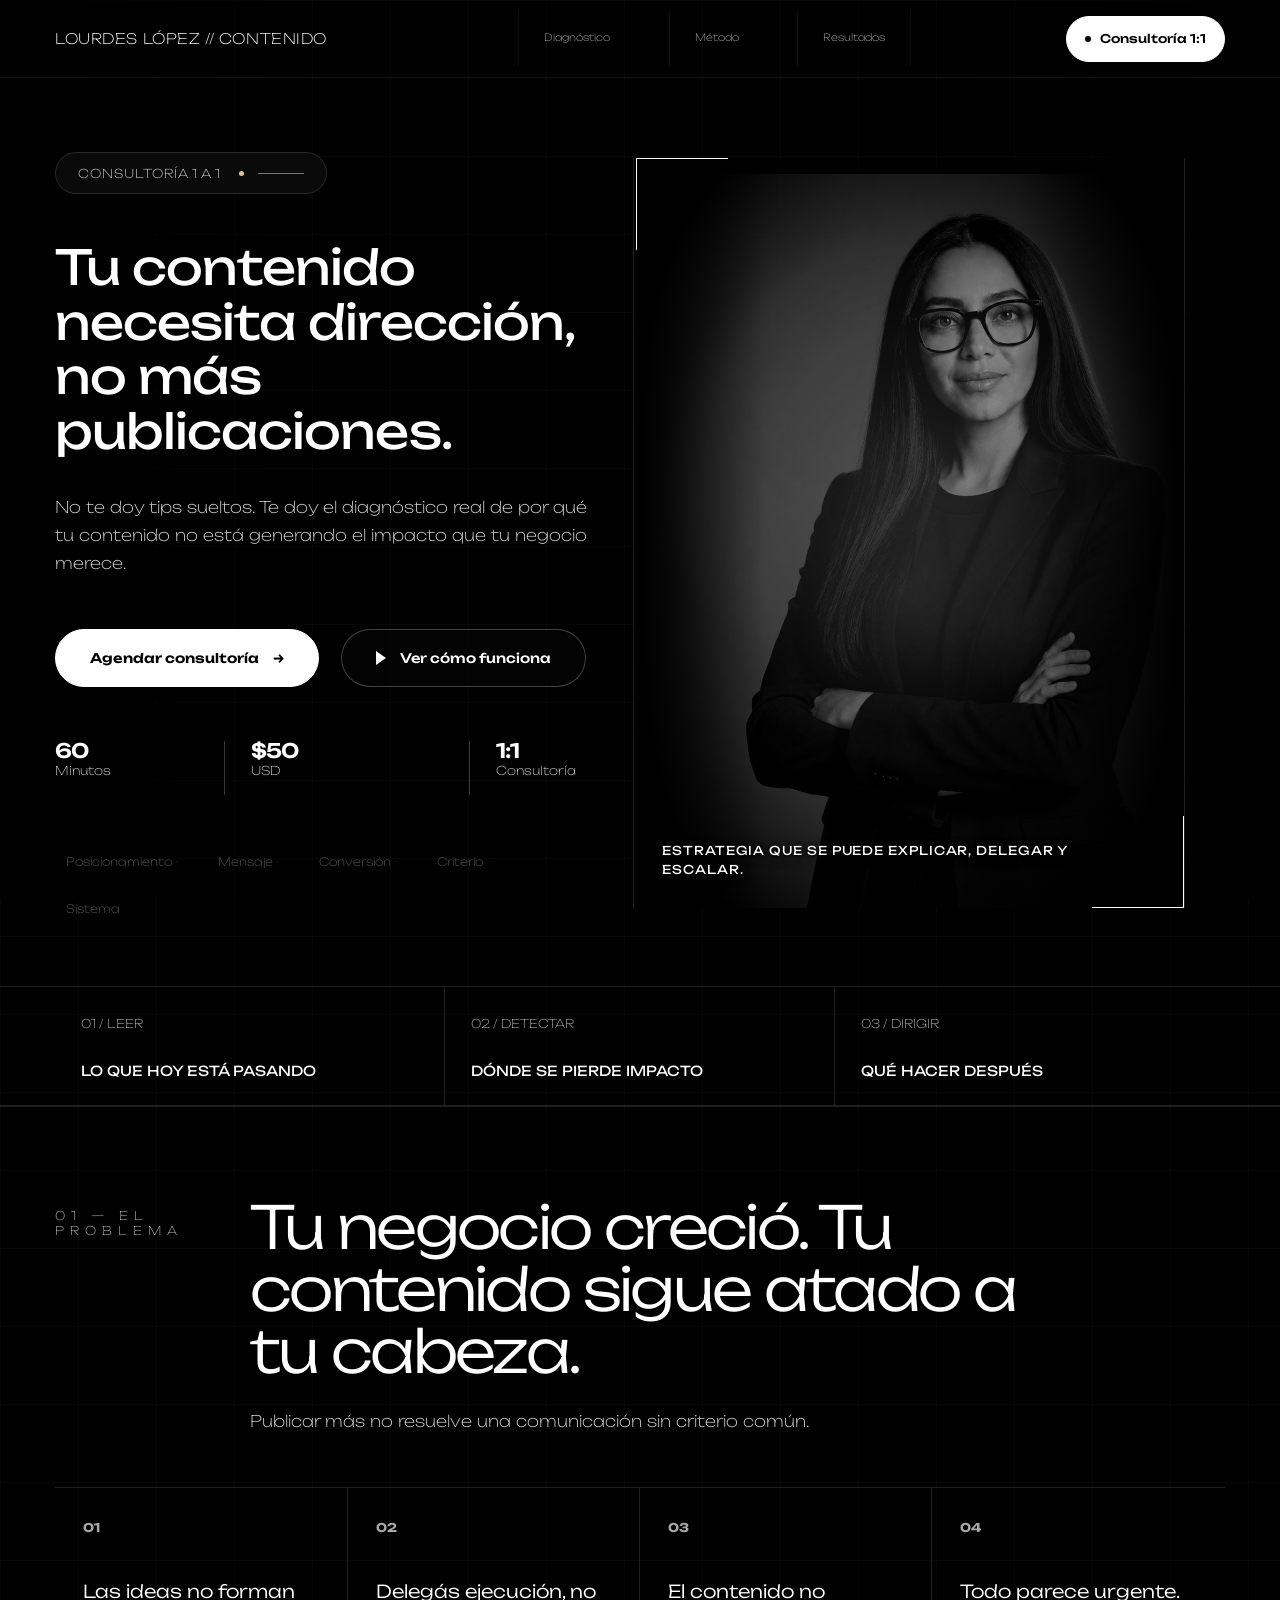
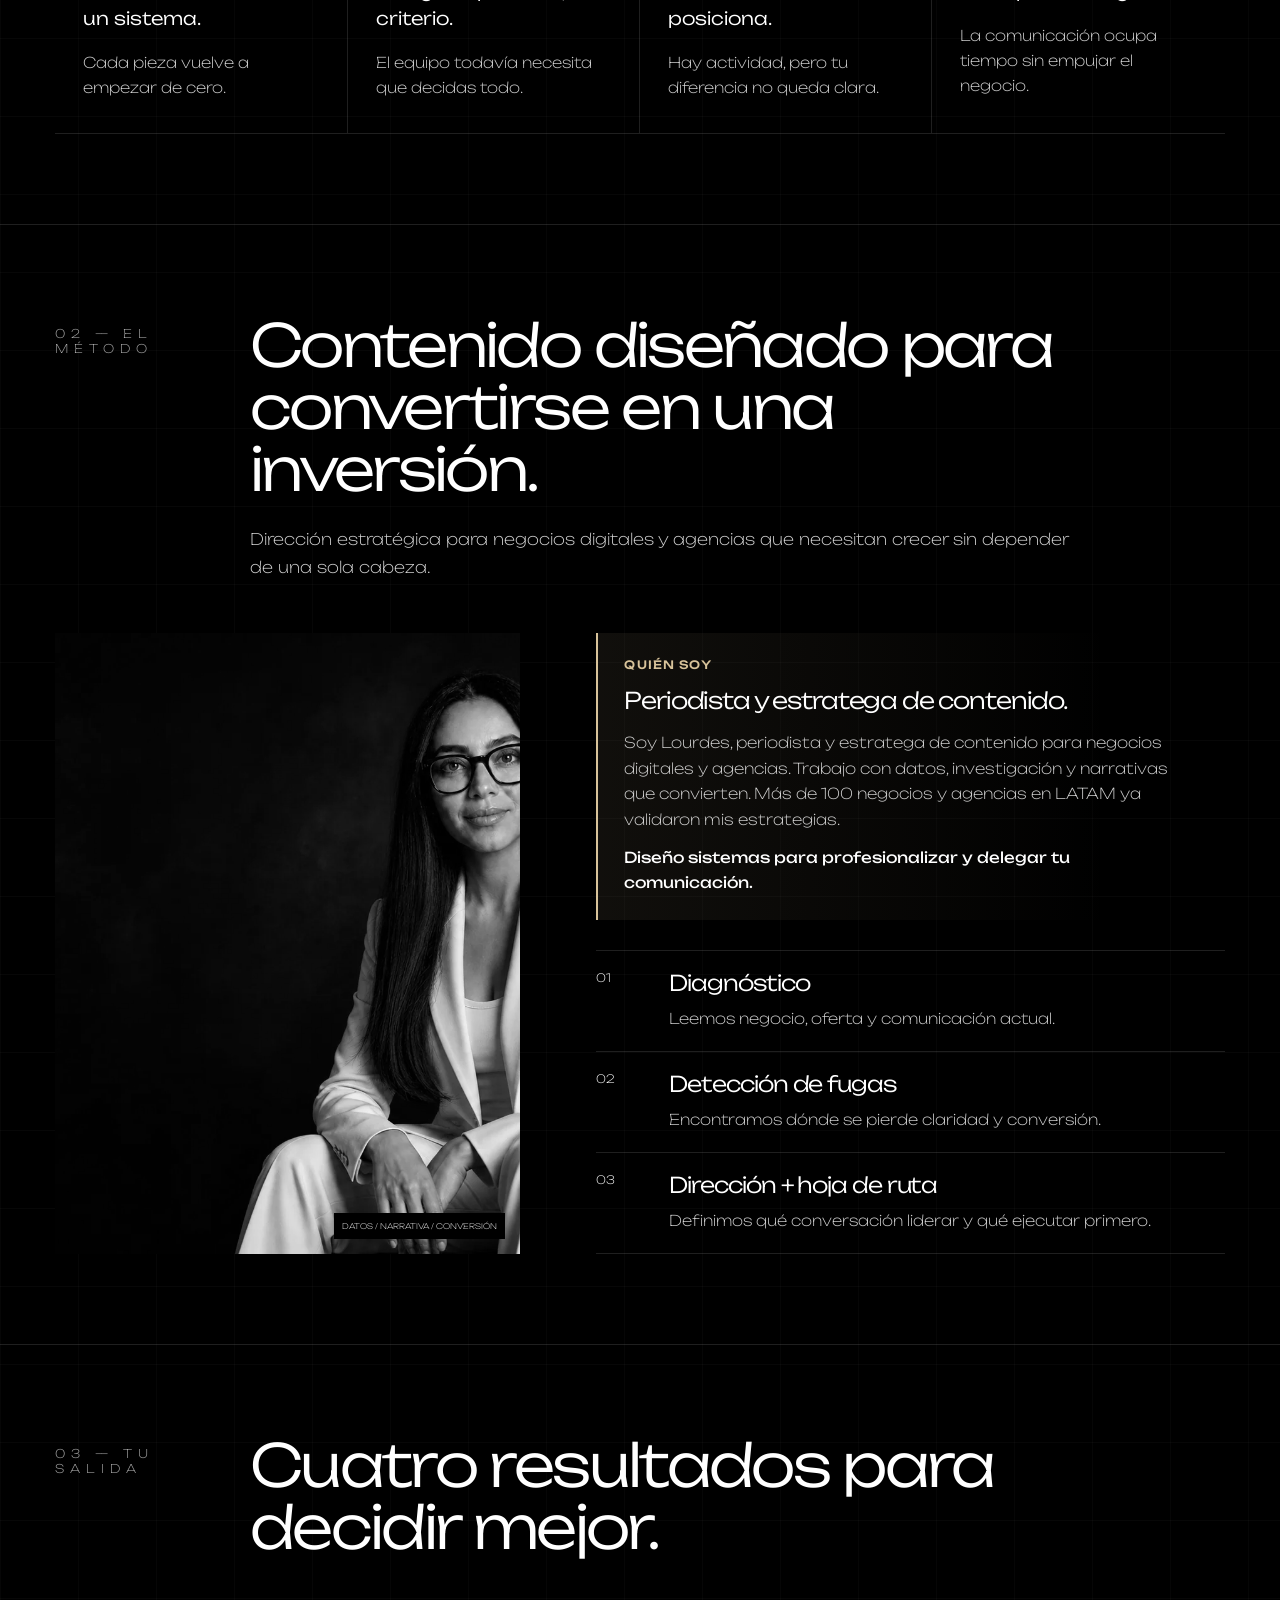
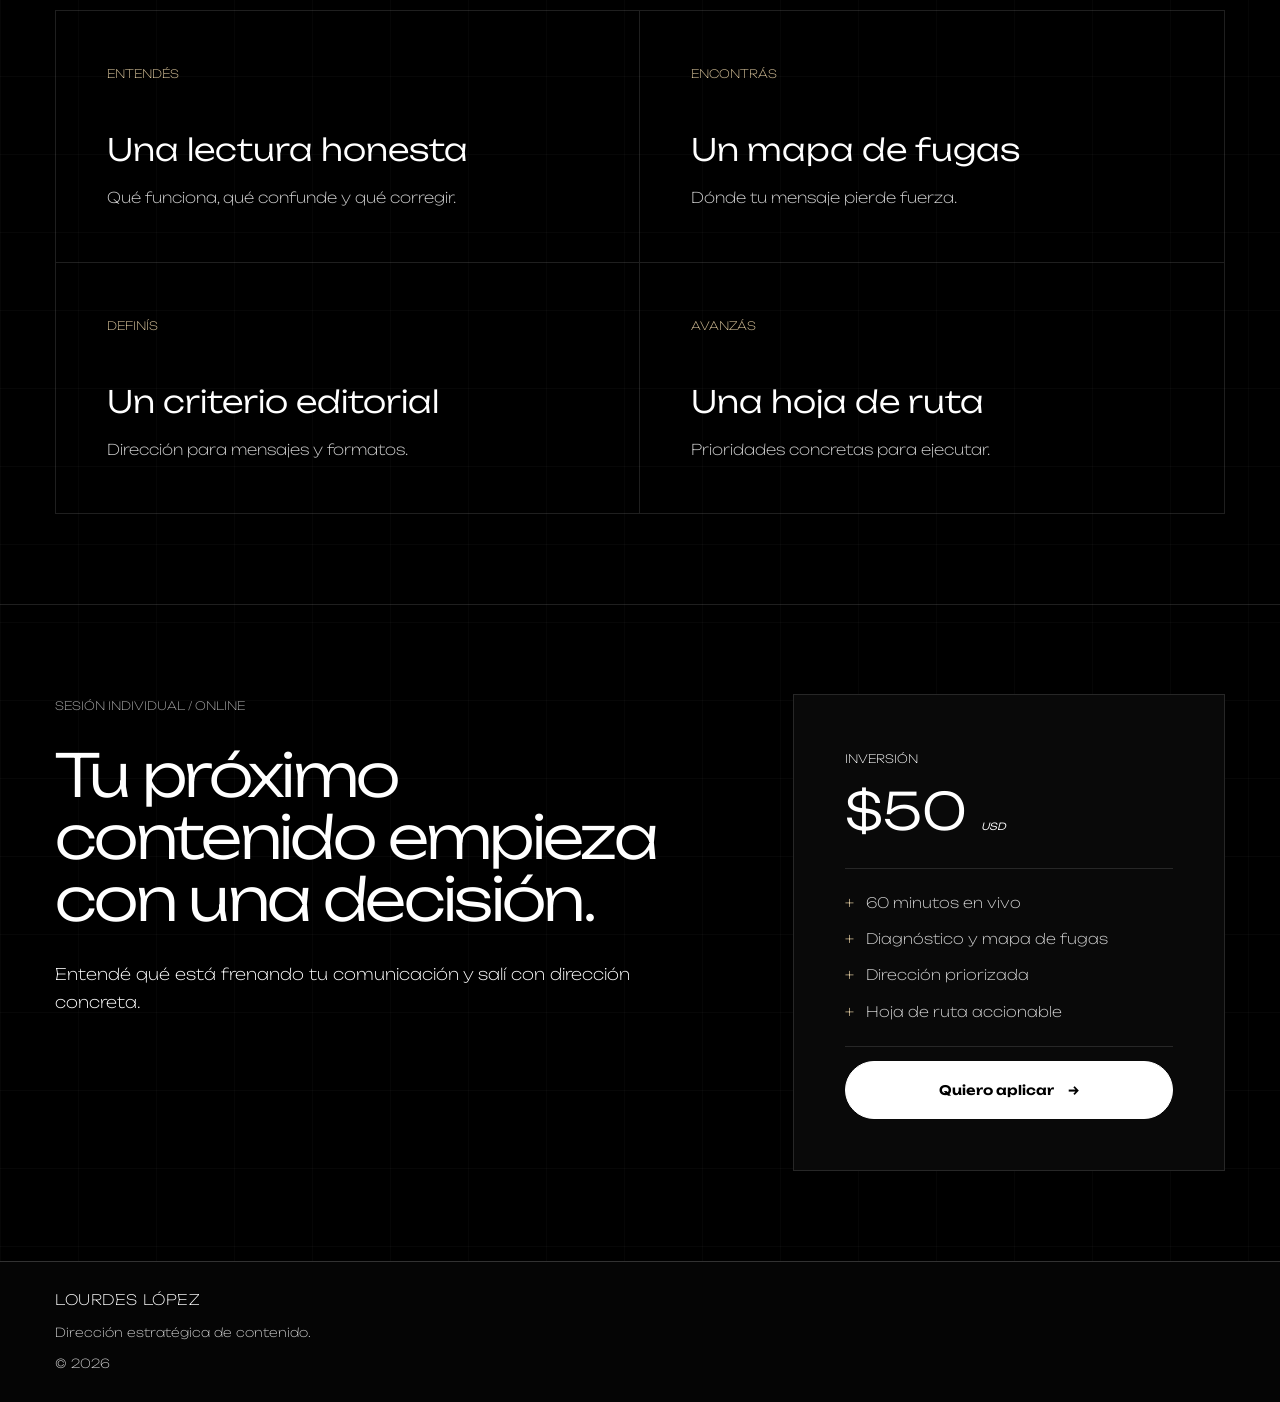
<file: index.html>
<!doctype html><html lang="es"><head><meta charset="utf-8"><meta name="viewport" content="width=device-width,initial-scale=1"><title>Lourdes López | Dirección de contenido</title><meta name="description" content="Consultoría estratégica de contenido 1:1 con Lourdes López."><link rel="preconnect" href="https://fonts.googleapis.com"><link rel="preconnect" href="https://fonts.gstatic.com" crossorigin><link href="https://fonts.googleapis.com/css2?family=Unbounded:wght@200;300;400;500;600;700&display=swap" rel="stylesheet"><link rel="stylesheet" href="./src/styles/single.css?v=9"></head>
<body><div class="scroll-progress" data-scroll-progress></div><main class="site-shell">
<nav class="nav" data-site-nav><a class="wordmark" href="#inicio">LOURDES LÓPEZ // CONTENIDO</a><div class="nav-menu"><a href="#diagnostico">Diagnóstico</a><a href="#metodo">Método</a><a href="#resultados">Resultados</a></div><button class="nav-location cta-reset" type="button" data-open-qualifier><span></span>Consultoría 1:1</button></nav>
<section class="hero" id="inicio"><div class="hero-copy" data-reveal><div class="pill-label"><span>CONSULTORÍA 1 A 1</span><i></i></div><h1>Tu contenido necesita dirección, no más publicaciones.</h1><p>No te doy tips sueltos. Te doy el diagnóstico real de por qué tu contenido no está generando el impacto que tu negocio merece.</p><div class="hero-actions"><button class="primary-action cta-reset" type="button" data-open-qualifier>Agendar consultoría <span>→</span></button><a class="secondary-action" href="#diagnostico"><span></span>Ver cómo funciona</a></div><div class="hero-stats"><div><strong>60</strong><span>Minutos</span></div><div><strong>$50</strong><span>USD</span></div><div><strong>1:1</strong><span>Consultoría</span></div></div><div class="tech-row"><span>Posicionamiento</span><span>Mensaje</span><span>Conversión</span><span>Criterio</span><span>Sistema</span></div></div>
<figure class="hero-visual" data-reveal><span class="corner corner-left"></span><span class="corner corner-right"></span><img src="./public/assets/images/lourdes-editorial.webp" alt="Lourdes López, periodista y estratega de contenido"><figcaption>ESTRATEGIA QUE SE PUEDE EXPLICAR, DELEGAR Y ESCALAR.</figcaption></figure></section>
<section class="case-strip" aria-label="Etapas de la consultoría"><article><span>01 / LEER</span><strong>LO QUE HOY ESTÁ PASANDO</strong></article><article><span>02 / DETECTAR</span><strong>DÓNDE SE PIERDE IMPACTO</strong></article><article><span>03 / DIRIGIR</span><strong>QUÉ HACER DESPUÉS</strong></article></section>
<section class="content-section" id="diagnostico"><header class="section-title" data-reveal><span>01 — EL PROBLEMA</span><h2>Tu negocio creció. Tu contenido sigue atado a tu cabeza.</h2><p>Publicar más no resuelve una comunicación sin criterio común.</p></header><div class="card-grid"><article data-reveal><b>01</b><h3>Las ideas no forman un sistema.</h3><p>Cada pieza vuelve a empezar de cero.</p></article><article data-reveal><b>02</b><h3>Delegás ejecución, no criterio.</h3><p>El equipo todavía necesita que decidas todo.</p></article><article data-reveal><b>03</b><h3>El contenido no posiciona.</h3><p>Hay actividad, pero tu diferencia no queda clara.</p></article><article data-reveal><b>04</b><h3>Todo parece urgente.</h3><p>La comunicación ocupa tiempo sin empujar el negocio.</p></article></div></section>
<section class="content-section" id="metodo"><header class="section-title" data-reveal><span>02 — EL MÉTODO</span><h2>Contenido diseñado para convertirse en una inversión.</h2><p>Dirección estratégica para negocios digitales y agencias que necesitan crecer sin depender de una sola cabeza.</p></header><div class="method-layout"><figure class="method-image" data-reveal><img src="./public/assets/images/lourdes-cinematic.webp" alt="Lourdes trabajando en un sistema de contenido"><figcaption>DATOS / NARRATIVA / CONVERSIÓN</figcaption></figure><div class="method-copy">
<aside class="about-lourdes" data-reveal aria-labelledby="about-lourdes-title"><p class="about-lourdes-kicker">QUIÉN SOY</p><h3 id="about-lourdes-title">Periodista y estratega de contenido.</h3><p>Soy Lourdes, periodista y estratega de contenido para negocios digitales y agencias. Trabajo con datos, investigación y narrativas que convierten. Más de 100 negocios y agencias en LATAM ya validaron mis estrategias.</p><p class="about-lourdes-note">Diseño sistemas para profesionalizar y delegar tu comunicación.</p></aside>
<div class="method-list"><article data-reveal><span>01</span><div><h3>Diagnóstico</h3><p>Leemos negocio, oferta y comunicación actual.</p></div></article><article data-reveal><span>02</span><div><h3>Detección de fugas</h3><p>Encontramos dónde se pierde claridad y conversión.</p></div></article><article data-reveal><span>03</span><div><h3>Dirección + hoja de ruta</h3><p>Definimos qué conversación liderar y qué ejecutar primero.</p></div></article></div></div></div></section>
<section class="content-section" id="resultados"><header class="section-title" data-reveal><span>03 — TU SALIDA</span><h2>Cuatro resultados para decidir mejor.</h2></header><div class="results-grid"><article data-reveal><small>ENTENDÉS</small><h3>Una lectura honesta</h3><p>Qué funciona, qué confunde y qué corregir.</p></article><article data-reveal><small>ENCONTRÁS</small><h3>Un mapa de fugas</h3><p>Dónde tu mensaje pierde fuerza.</p></article><article data-reveal><small>DEFINÍS</small><h3>Un criterio editorial</h3><p>Dirección para mensajes y formatos.</p></article><article data-reveal><small>AVANZÁS</small><h3>Una hoja de ruta</h3><p>Prioridades concretas para ejecutar.</p></article></div></section>
<section class="offer-section" id="auditoria"><div class="offer-copy" data-reveal><span>SESIÓN INDIVIDUAL / ONLINE</span><h2>Tu próximo contenido empieza con una decisión.</h2><p>Entendé qué está frenando tu comunicación y salí con dirección concreta.</p></div><div class="offer-card" data-reveal><small>INVERSIÓN</small><strong>$50 <em>USD</em></strong><ul><li>60 minutos en vivo</li><li>Diagnóstico y mapa de fugas</li><li>Dirección priorizada</li><li>Hoja de ruta accionable</li></ul><button class="primary-action cta-reset" type="button" data-open-qualifier>Quiero aplicar <span>→</span></button></div></section>
<footer><a class="wordmark" href="#inicio">LOURDES LÓPEZ</a><p>Dirección estratégica de contenido.</p><span>© 2026</span></footer></main>
<div class="qualifier-modal" data-qualifier-modal hidden><div class="qualifier-backdrop" data-close-qualifier></div><section class="qualifier-dialog" role="dialog" aria-modal="true" aria-labelledby="qualifier-title" tabindex="-1" data-qualifier-dialog><header class="qualifier-header"><div><p>APLICACIÓN / CONSULTORÍA 1:1</p><h2 id="qualifier-title">Contame sobre tu negocio</h2></div><button type="button" data-close-qualifier aria-label="Cerrar">×</button></header><div class="qualifier-progress"><span data-progress-fill></span></div><p class="step-counter" data-step-counter>Paso 1 de 7</p>
<form data-qualifier-form novalidate>
<section class="form-step" data-form-step="0"><label for="q-name">¿Cómo te llamás?</label><input id="q-name" name="name" autocomplete="name" required aria-describedby="step-error-0"><p id="step-error-0" data-step-error role="alert" aria-live="polite"></p></section>
<section class="form-step" data-form-step="1" hidden><label for="q-type">¿Qué tipo de negocio o agencia tenés?</label><input id="q-type" name="businessType" required aria-describedby="step-error-1"><p id="step-error-1" data-step-error role="alert" aria-live="polite"></p></section>
<section class="form-step" data-form-step="2" hidden><label for="q-service">¿Qué servicio vendés?</label><input id="q-service" name="service" required aria-describedby="step-error-2"><p id="step-error-2" data-step-error role="alert" aria-live="polite"></p></section>
<section class="form-step" data-form-step="3" hidden><label for="q-problem">¿Cuál es tu principal problema de contenido?</label><textarea id="q-problem" name="contentProblem" rows="4" required aria-describedby="step-error-3"></textarea><p id="step-error-3" data-step-error role="alert" aria-live="polite"></p></section>
<section class="form-step" data-form-step="4" hidden><fieldset aria-describedby="step-error-4"><legend>¿Hoy delegás el contenido?</legend><div class="choices"><label><input type="radio" name="delegates" value="Sí, por completo" required><span>Sí, por completo</span></label><label><input type="radio" name="delegates" value="Sí, parcialmente"><span>Sí, parcialmente</span></label><label><input type="radio" name="delegates" value="No, todavía depende de mí"><span>No, todavía depende de mí</span></label></div></fieldset><p id="step-error-4" data-step-error role="alert" aria-live="polite"></p></section>
<section class="form-step" data-form-step="5" hidden><label for="q-goal">¿Qué querés lograr en los próximos 90 días?</label><textarea id="q-goal" name="goal90" rows="4" required aria-describedby="step-error-5"></textarea><p id="step-error-5" data-step-error role="alert" aria-live="polite"></p></section>
<section class="form-step" data-form-step="6" hidden><fieldset aria-describedby="step-error-6"><legend>¿Qué rango de inversión considerás?</legend><div class="choices"><label><input type="radio" name="investment" value="USD 50 — Consultoría estratégica" required><span>USD 50 — Consultoría estratégica</span></label><label><input type="radio" name="investment" value="USD 100 a 300"><span>USD 100 a 300</span></label><label><input type="radio" name="investment" value="USD 300 a 700"><span>USD 300 a 700</span></label><label><input type="radio" name="investment" value="Más de USD 700"><span>Más de USD 700</span></label></div></fieldset><p id="step-error-6" data-step-error role="alert" aria-live="polite"></p></section>
<div class="form-actions"><button type="button" data-form-back hidden>Anterior</button><button type="button" data-form-next>Continuar</button><button type="submit" data-form-submit hidden>Enviar por WhatsApp →</button></div></form></section></div>
<script src="./src/scripts/site.js?v=6" defer></script><script src="./src/scripts/motion.js?v=6" defer></script></body></html>
</file>
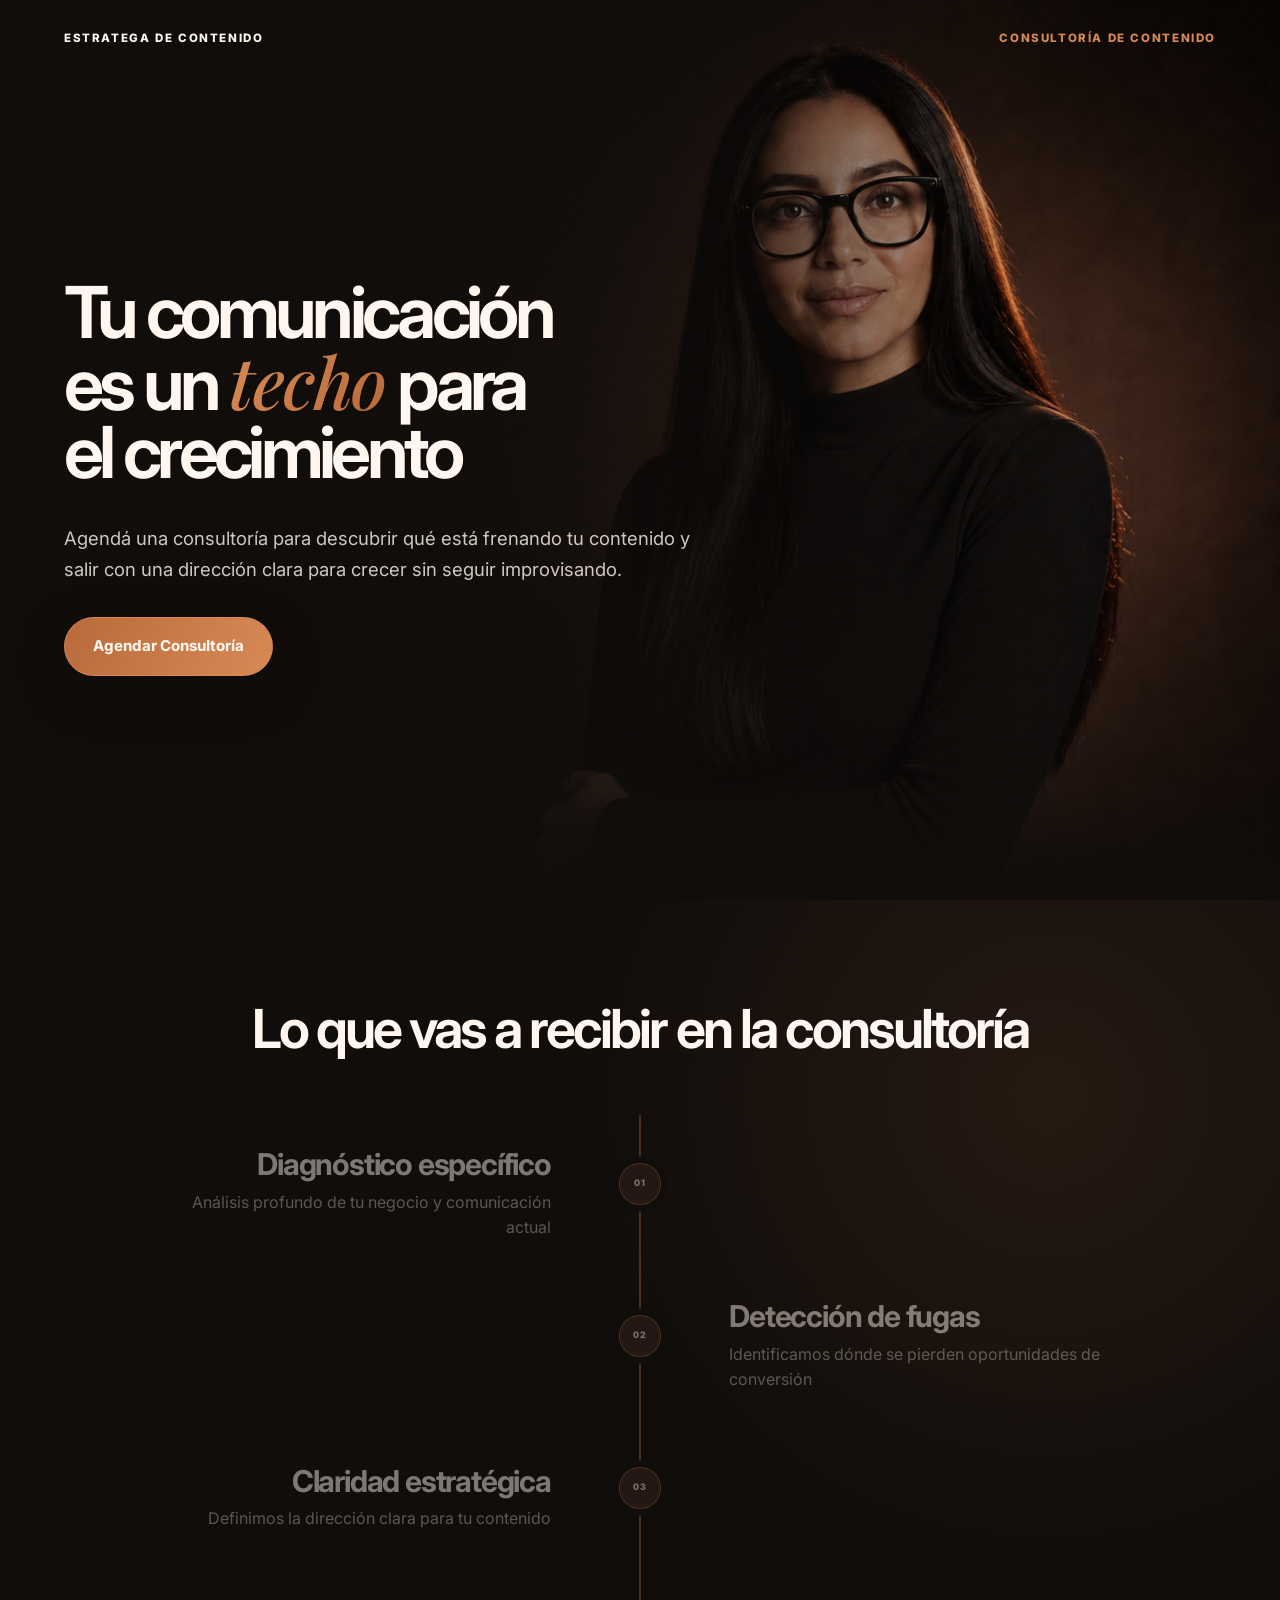
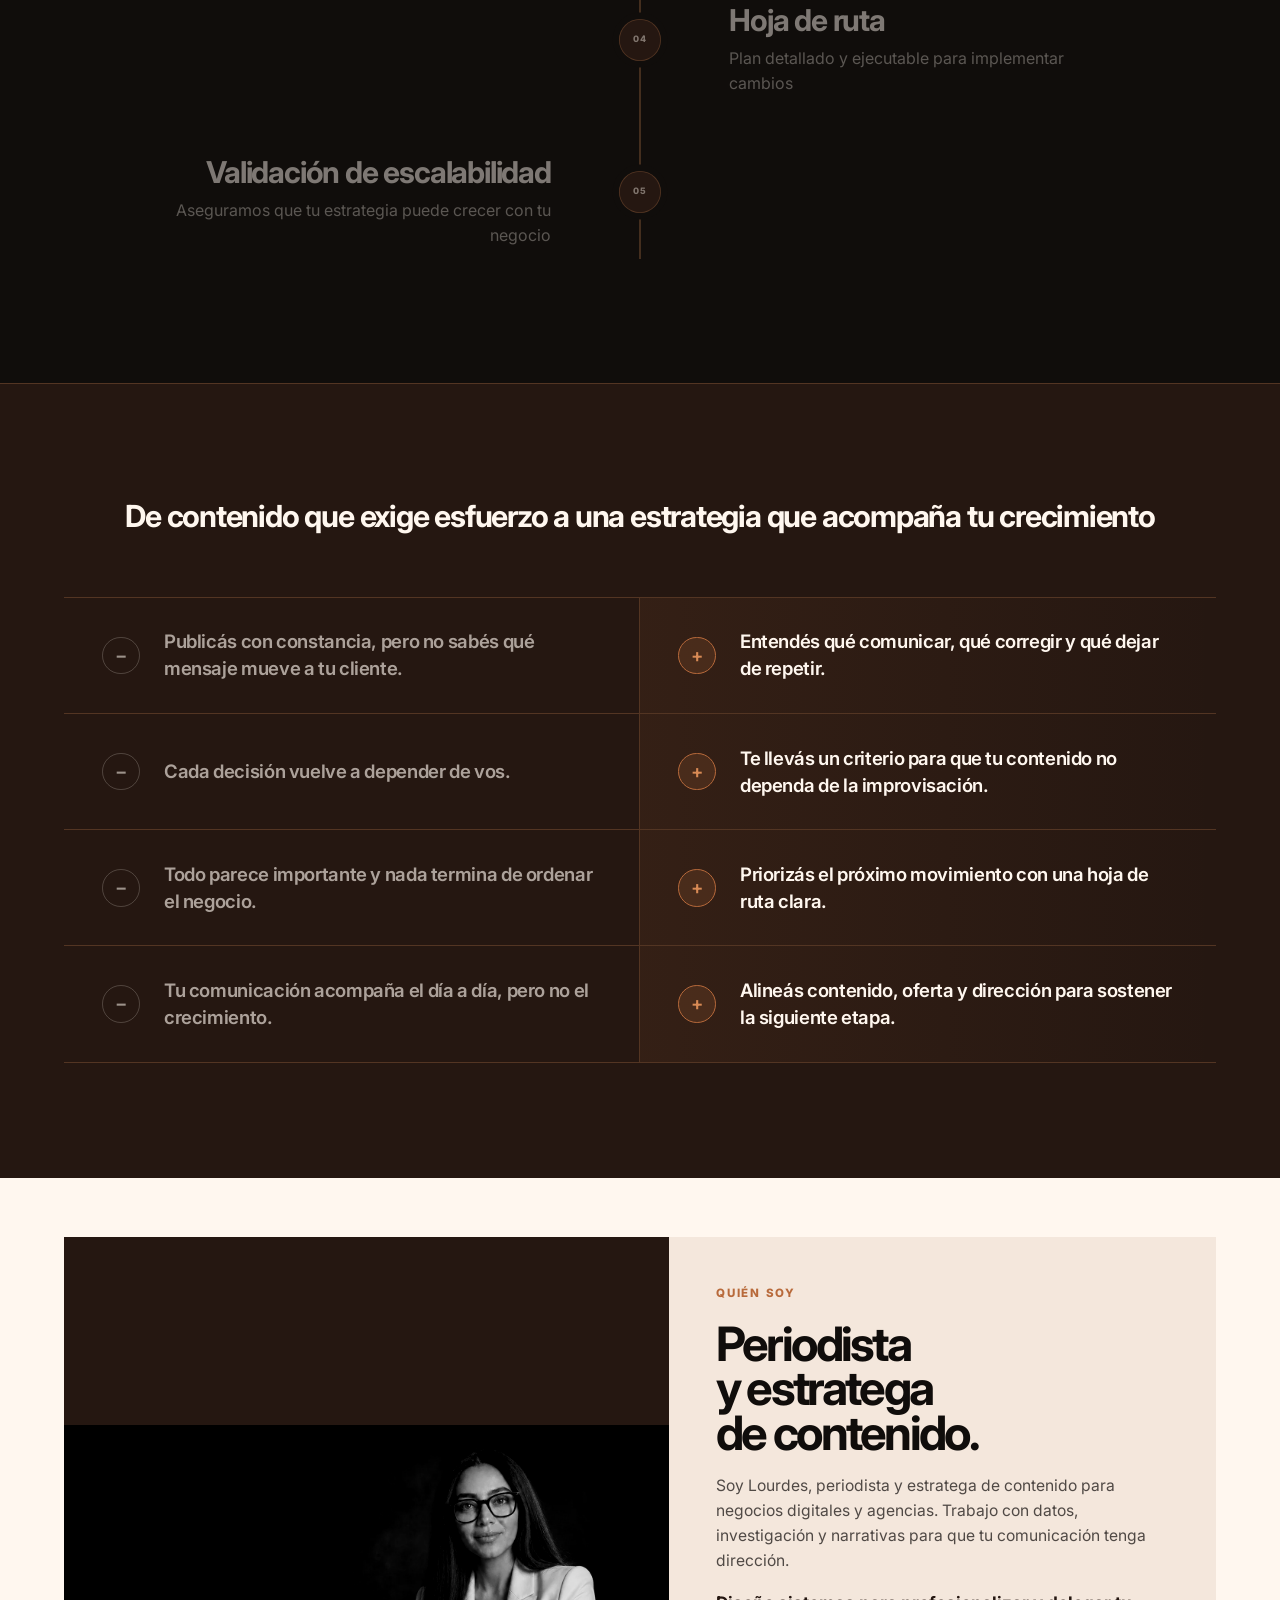
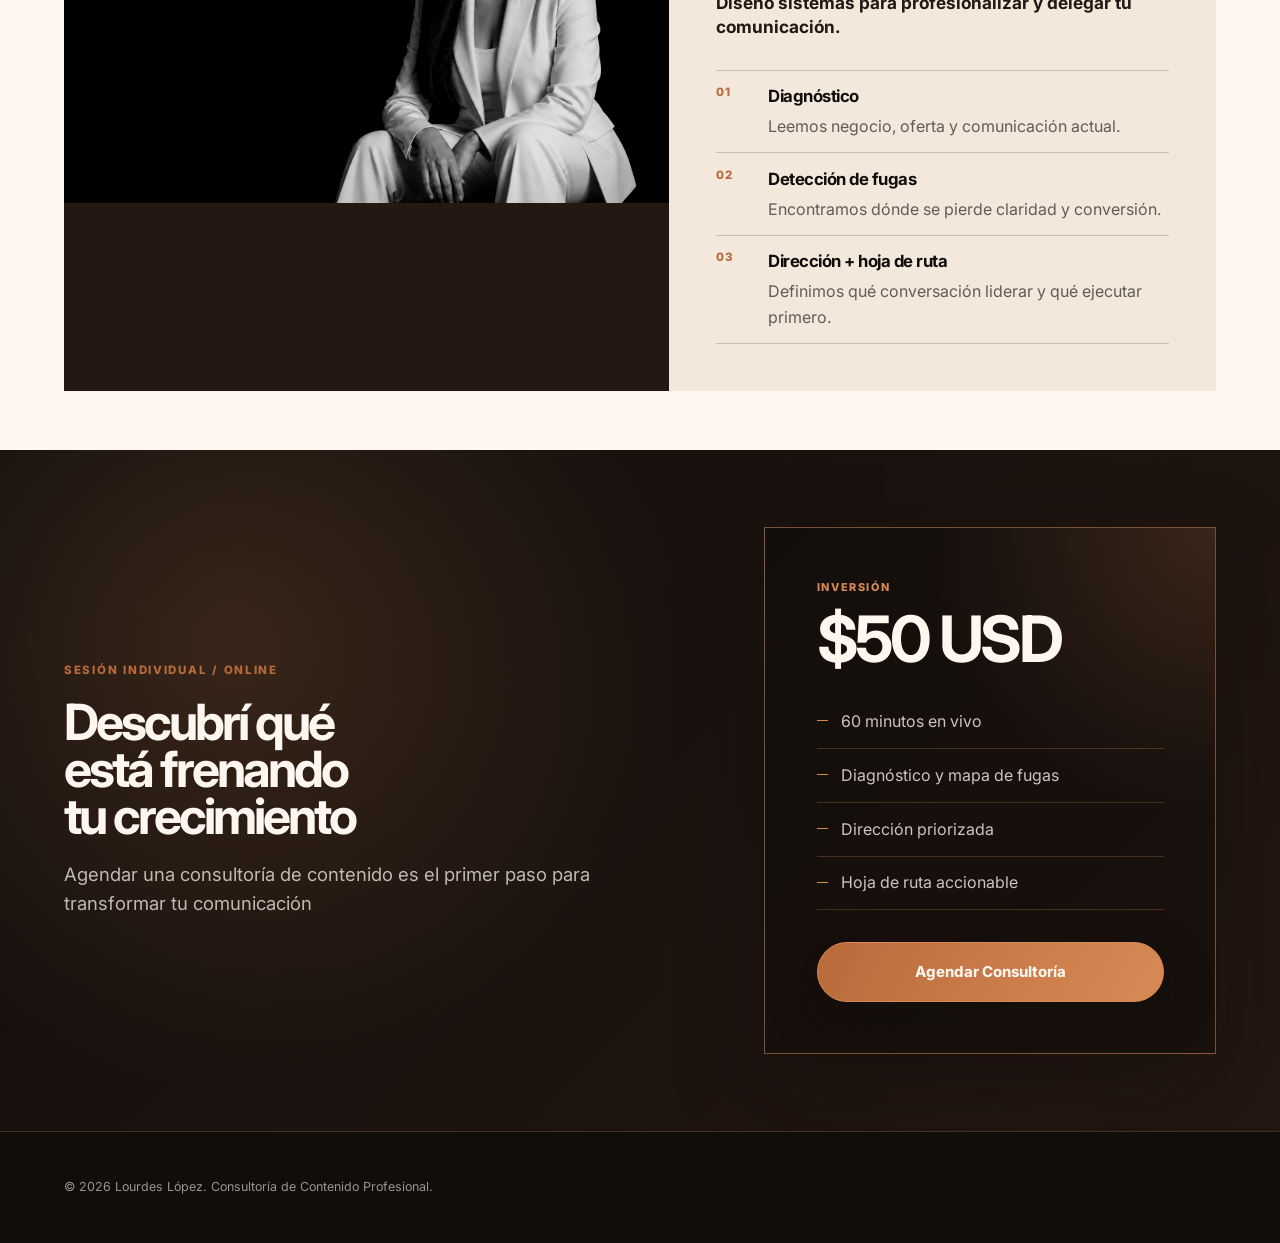
<file: cobre/index.html>
<!doctype html>
<html lang="es">
<head>
  <meta charset="utf-8">
  <meta name="viewport" content="width=device-width, initial-scale=1">
  <meta name="description" content="Agendá una consultoría para descubrir qué está frenando tu contenido y salir con una dirección clara para crecer sin seguir improvisando.">
  <title>Consultoría de Contenido — Lourdes López</title>
  <link rel="preconnect" href="https://fonts.googleapis.com">
  <link rel="preconnect" href="https://fonts.gstatic.com" crossorigin>
  <link href="https://fonts.googleapis.com/css2&#63;family=Inter:wght@400;500;600;700;800&amp;family=Playfair+Display:ital,wght@1,500;1,600&amp;display=swap" rel="stylesheet">
  <link rel="preload" as="image" href="./public/assets/images/lourdes-hero-warm.png">
  <link rel="stylesheet" href="./src/styles.css">
</head>
<!-- Número argentino de PRUEBA: reemplazar por el número internacional real de Lourdes antes de publicar. -->
<body data-whatsapp-number="5491100000000">
  <a class="skip-link" href="#contenido">Saltar al contenido</a>

  <header class="site-header">
    <p>Estratega de Contenido</p>
    <p>Consultoría de Contenido</p>
  </header>

  <main id="contenido">
    <section class="hero" aria-labelledby="hero-title">
      <span class="sr-only" role="img" aria-label="Retrato de Lourdes López"></span>
      <div class="hero-content">
        <h1 id="hero-title">Tu comunicación es un <em>techo</em> para el crecimiento</h1>
        <p>Agendá una consultoría para descubrir qué está frenando tu contenido y salir con una dirección clara para crecer sin seguir improvisando.</p>
        <a class="primary-cta" href="https://api.highlevelowcost.com/widget/booking/ysXFnB8dbV4XH91XInGB" target="_blank" rel="noopener noreferrer" data-open-qualifier>Agendar Consultoría</a>
      </div>
    </section>

    <section class="timeline-section" aria-labelledby="timeline-title">
      <h2 id="timeline-title">Lo que vas a recibir en la consultoría</h2>
      <div class="benefit-timeline" data-benefit-timeline>
        <span class="timeline-track" aria-hidden="true"><span class="timeline-fill"></span></span>
        <article class="timeline-item" data-timeline-item><span class="timeline-orb" aria-hidden="true">01</span><div><h3>Diagnóstico específico</h3><p>Análisis profundo de tu negocio y comunicación actual</p></div></article>
        <article class="timeline-item" data-timeline-item><span class="timeline-orb" aria-hidden="true">02</span><div><h3>Detección de fugas</h3><p>Identificamos dónde se pierden oportunidades de conversión</p></div></article>
        <article class="timeline-item" data-timeline-item><span class="timeline-orb" aria-hidden="true">03</span><div><h3>Claridad estratégica</h3><p>Definimos la dirección clara para tu contenido</p></div></article>
        <article class="timeline-item" data-timeline-item><span class="timeline-orb" aria-hidden="true">04</span><div><h3>Hoja de ruta</h3><p>Plan detallado y ejecutable para implementar cambios</p></div></article>
        <article class="timeline-item" data-timeline-item><span class="timeline-orb" aria-hidden="true">05</span><div><h3>Validación de escalabilidad</h3><p>Aseguramos que tu estrategia puede crecer con tu negocio</p></div></article>
      </div>
    </section>

    <section class="transformation-section" aria-labelledby="transformation-title">
      <h2 id="transformation-title">De contenido que exige esfuerzo a una estrategia que acompaña tu crecimiento</h2>
      <div class="transformation-list">
        <article><p class="pain"><span aria-hidden="true">−</span>Publicás con constancia, pero no sabés qué mensaje mueve a tu cliente.</p><p class="outcome"><span aria-hidden="true">+</span>Entendés qué comunicar, qué corregir y qué dejar de repetir.</p></article>
        <article><p class="pain"><span aria-hidden="true">−</span>Cada decisión vuelve a depender de vos.</p><p class="outcome"><span aria-hidden="true">+</span>Te llevás un criterio para que tu contenido no dependa de la improvisación.</p></article>
        <article><p class="pain"><span aria-hidden="true">−</span>Todo parece importante y nada termina de ordenar el negocio.</p><p class="outcome"><span aria-hidden="true">+</span>Priorizás el próximo movimiento con una hoja de ruta clara.</p></article>
        <article><p class="pain"><span aria-hidden="true">−</span>Tu comunicación acompaña el día a día, pero no el crecimiento.</p><p class="outcome"><span aria-hidden="true">+</span>Alineás contenido, oferta y dirección para sostener la siguiente etapa.</p></article>
      </div>
    </section>

    <section class="profile-section" aria-labelledby="profile-title">
      <div class="profile-layout">
        <figure class="profile-image">
          <img src="./public/assets/images/lourdes-profile-bw.webp" alt="Lourdes López, periodista y estratega de contenido" width="1586" height="992" loading="lazy">
        </figure>
        <div class="profile-content">
          <p class="section-label">QUIÉN SOY</p>
          <h2 id="profile-title">Periodista y estratega de contenido.</h2>
          <p class="profile-intro">Soy Lourdes, periodista y estratega de contenido para negocios digitales y agencias. Trabajo con datos, investigación y narrativas para que tu comunicación tenga dirección.</p>
          <strong class="profile-thesis">Diseño sistemas para profesionalizar y delegar tu comunicación.</strong>
          <div class="method-rows">
            <article><span>01</span><div><h3>Diagnóstico</h3><p>Leemos negocio, oferta y comunicación actual.</p></div></article>
            <article><span>02</span><div><h3>Detección de fugas</h3><p>Encontramos dónde se pierde claridad y conversión.</p></div></article>
            <article><span>03</span><div><h3>Dirección + hoja de ruta</h3><p>Definimos qué conversación liderar y qué ejecutar primero.</p></div></article>
          </div>
        </div>
      </div>
    </section>

    <section class="final-section" aria-labelledby="final-title">
      <div class="offer-layout">
        <div class="offer-copy">
          <p class="section-label">SESIÓN INDIVIDUAL / ONLINE</p>
          <h3 id="final-title">Descubrí qué está frenando tu crecimiento</h3>
          <p>Agendar una consultoría de contenido es el primer paso para transformar tu comunicación</p>
        </div>
        <article class="offer-card">
          <p class="offer-card-label">INVERSIÓN</p>
          <strong class="offer-price">$50 USD</strong>
          <ul>
            <li>60 minutos en vivo</li>
            <li>Diagnóstico y mapa de fugas</li>
            <li>Dirección priorizada</li>
            <li>Hoja de ruta accionable</li>
          </ul>
          <a class="primary-cta" href="https://api.highlevelowcost.com/widget/booking/ysXFnB8dbV4XH91XInGB" target="_blank" rel="noopener noreferrer" data-open-qualifier>Agendar Consultoría</a>
        </article>
      </div>
    </section>
  </main>

  <footer><p>© 2026 Lourdes López. Consultoría de Contenido Profesional.</p></footer>

  <div class="qualifier-modal" data-qualifier-modal hidden>
    <button class="modal-backdrop" type="button" data-close-qualifier tabindex="-1" aria-label="Cerrar formulario"></button>
    <section class="qualifier-dialog" role="dialog" aria-modal="true" aria-labelledby="qualifier-title" aria-describedby="qualifier-intro" tabindex="-1" data-qualifier-dialog>
      <header class="qualifier-header">
        <div>
          <p class="modal-kicker">Consultoría de Contenido</p>
          <h2 id="qualifier-title">Contame sobre tu situación</h2>
          <p id="qualifier-intro">Completá estos pasos para preparar tu mensaje de WhatsApp.</p>
        </div>
        <button class="modal-close" type="button" data-close-qualifier aria-label="Cerrar formulario">
          <svg viewBox="0 0 24 24" aria-hidden="true"><path d="M6 6l12 12M18 6L6 18"></path></svg>
        </button>
      </header>

      <div class="progress-copy"><span data-step-counter>Paso 1 de 6</span><span data-step-label>Nombre y apellido</span></div>
      <div class="form-progress" role="progressbar" aria-label="Progreso del formulario" aria-valuemin="1" aria-valuemax="6" aria-valuenow="1" data-form-progress><span data-progress-fill></span></div>

      <form data-qualifier-form novalidate>
        <section class="form-step" data-form-step="0">
          <label class="question" for="lead-name">Nombre y apellido</label>
          <input id="lead-name" name="fullName" type="text" autocomplete="name" required>
          <p class="form-error" data-step-error role="alert"></p>
        </section>

        <section class="form-step" data-form-step="1" hidden>
          <label class="question" for="lead-brand">Marca o negocio</label>
          <input id="lead-brand" name="brand" type="text" autocomplete="organization" required>
          <p class="form-error" data-step-error role="alert"></p>
        </section>

        <section class="form-step" data-form-step="2" hidden>
          <fieldset>
            <legend class="question">Principal situación hoy</legend>
            <div class="choices">
              <label><input name="situation" type="radio" value="Publico sin una dirección clara" required><span>Publico sin una dirección clara</span></label>
              <label><input name="situation" type="radio" value="Mi contenido no genera consultas"><span>Mi contenido no genera consultas</span></label>
              <label><input name="situation" type="radio" value="Todo depende de mí para decidir"><span>Todo depende de mí para decidir</span></label>
              <label><input name="situation" type="radio" value="Estoy por escalar y necesito ordenar la estrategia"><span>Estoy por escalar y necesito ordenar la estrategia</span></label>
            </div>
          </fieldset>
          <p class="form-error" data-step-error role="alert"></p>
        </section>

        <section class="form-step" data-form-step="3" hidden>
          <fieldset>
            <legend class="question">Canales donde hoy comunicás</legend>
            <div class="choices choices-compact">
              <label><input name="channels" type="checkbox" value="Instagram"><span>Instagram</span></label>
              <label><input name="channels" type="checkbox" value="LinkedIn"><span>LinkedIn</span></label>
              <label><input name="channels" type="checkbox" value="Email"><span>Email</span></label>
              <label><input name="channels" type="checkbox" value="Web/Blog"><span>Web/Blog</span></label>
              <label><input name="channels" type="checkbox" value="Otro"><span>Otro</span></label>
            </div>
          </fieldset>
          <p class="form-error" data-step-error role="alert"></p>
        </section>

        <section class="form-step" data-form-step="4" hidden>
          <label class="question" for="lead-objective">Objetivo que querés destrabar con la consultoría</label>
          <textarea id="lead-objective" name="objective" rows="5" required></textarea>
          <p class="form-error" data-step-error role="alert"></p>
        </section>

        <section class="form-step" data-form-step="5" hidden>
          <label class="question" for="lead-whatsapp">WhatsApp de contacto</label>
          <input id="lead-whatsapp" name="contactWhatsapp" type="tel" inputmode="tel" autocomplete="tel" required>
          <p class="form-error" data-step-error role="alert"></p>
        </section>

        <div class="form-actions">
          <button class="secondary-button" type="button" data-form-back hidden>Anterior</button>
          <button class="next-button" type="button" data-form-next>Continuar</button>
          <button class="next-button" type="submit" data-form-submit hidden>Continuar por WhatsApp</button>
        </div>
      </form>
    </section>
  </div>

  <script src="./src/timeline.js" defer></script>
  <script src="./src/qualifier.js" defer></script>
</body>
</html>
</file>
<file: src/styles/single.css>
@import url("https://fonts.googleapis.com/css2?family=Unbounded:wght@200;300;400;500;600;700&display=swap");

:root {
  --bg: #000;
  --text: #fff;
  --soft: rgba(255, 255, 255, 0.68);
  --muted: rgba(255, 255, 255, 0.42);
  --ghost: rgba(255, 255, 255, 0.08);
  --line: rgba(255, 255, 255, 0.12);
  --line-soft: rgba(255, 255, 255, 0.06);
  --pill: rgba(18, 18, 18, 0.82);
  --accent: #d8c39a;
  --red: #c8161d;
  --radius: 28px;
  --max: 1720px;
}

* {
  box-sizing: border-box;
}

html {
  background: #000;
  scroll-behavior: smooth;
}

body {
  background: #000;
  color: var(--text);
  font-family: "Unbounded", Arial, sans-serif;
  font-weight: 200;
  margin: 0;
  overflow-x: hidden;
}

body::selection {
  background: #fff;
  color: #000;
}

img {
  display: block;
  max-width: 100%;
}

a {
  color: inherit;
  text-decoration: none;
}

a:focus-visible {
  outline: 1px solid rgba(255, 255, 255, 0.86);
  outline-offset: 5px;
}

.site-shell {
  background:
    linear-gradient(rgba(255, 255, 255, 0.026) 1px, transparent 1px),
    linear-gradient(90deg, rgba(255, 255, 255, 0.024) 1px, transparent 1px),
    #000;
  background-size: 78px 78px;
  min-height: 100svh;
  overflow: hidden;
  position: relative;
}

.site-shell::before,
.site-shell::after {
  content: "";
  pointer-events: none;
  position: fixed;
  top: 0;
  width: 24vw;
  z-index: 3;
}

.site-shell::before {
  background: linear-gradient(90deg, #000 0%, rgba(0, 0, 0, 0) 100%);
  bottom: 0;
  left: 0;
}

.site-shell::after {
  background: linear-gradient(270deg, #000 0%, rgba(0, 0, 0, 0) 100%);
  bottom: 0;
  right: 0;
}

.nav,
.hero,
.case-strip,
.method-section,
.services-section,
.gallery-section,
.links-section {
  margin-inline: auto;
  max-width: var(--max);
  position: relative;
  z-index: 5;
}

.top-line {
  align-items: center;
  color: var(--muted);
  display: flex;
  font-size: 0.66rem;
  gap: 22px;
  justify-content: flex-start;
  letter-spacing: 0.05em;
  padding: 12px clamp(18px, 4.3vw, 78px) 0;
  text-transform: lowercase;
}

.top-line a:hover {
  color: #fff;
}

.nav {
  align-items: center;
  border-bottom: 1px solid var(--line-soft);
  display: grid;
  grid-template-columns: minmax(220px, 0.7fr) minmax(520px, 1.25fr) minmax(150px, 0.4fr);
  min-height: 56px;
  padding: 0 clamp(18px, 4.3vw, 78px);
}

.wordmark {
  font-size: 0.9rem;
  letter-spacing: 0.04em;
  white-space: nowrap;
}

.nav-menu {
  align-items: center;
  display: flex;
  justify-content: center;
}

.nav-menu a {
  border-left: 1px solid var(--line-soft);
  color: rgba(255, 255, 255, 0.64);
  font-size: 0.62rem;
  min-height: 56px;
  padding: 20px 25px 0;
  text-align: center;
}

.nav-menu a:last-child {
  border-right: 1px solid var(--line-soft);
}

.nav-menu a:hover {
  color: #fff;
}

.nav-location {
  align-items: center;
  color: rgba(255, 255, 255, 0.66);
  display: flex;
  font-size: 0.62rem;
  gap: 8px;
  justify-content: flex-end;
}

.nav-location span {
  background: #fff;
  border-radius: 50%;
  height: 6px;
  width: 6px;
}

.hero {
  display: grid;
  grid-template-columns: minmax(420px, 0.92fr) minmax(520px, 1.08fr);
  min-height: 720px;
  padding: 66px clamp(18px, 4.3vw, 78px) 0;
}

.hero-copy {
  align-self: start;
  max-width: 700px;
  padding-top: 10px;
}

.pill-label {
  align-items: center;
  background: rgba(12, 12, 12, 0.88);
  border: 1px solid var(--line);
  border-radius: 999px;
  color: rgba(255, 255, 255, 0.76);
  display: inline-flex;
  font-size: 0.72rem;
  gap: 18px;
  letter-spacing: 0.08em;
  min-height: 42px;
  padding: 0 22px;
  text-transform: uppercase;
}

.pill-label i {
  align-items: center;
  display: inline-flex;
  gap: 14px;
}

.pill-label i::before {
  background: var(--accent);
  border-radius: 50%;
  content: "";
  height: 5px;
  width: 5px;
}

.pill-label i::after {
  background: rgba(255, 255, 255, 0.44);
  content: "";
  height: 1px;
  width: 46px;
}

.hero h1 {
  font-size: clamp(2.85rem, 3.75vw, 4.25rem);
  font-weight: 400;
  letter-spacing: -0.02em;
  line-height: 1.14;
  margin: 46px 0 0;
}

.hero-copy > p {
  color: var(--soft);
  font-size: clamp(0.94rem, 1.06vw, 1.16rem);
  font-weight: 200;
  line-height: 1.46;
  margin: 34px 0 0;
  max-width: 670px;
}

.hero-actions {
  display: flex;
  flex-wrap: wrap;
  gap: 22px;
  margin-top: 52px;
}

.primary-action,
.secondary-action {
  align-items: center;
  border-radius: 999px;
  display: inline-flex;
  font-size: 0.86rem;
  font-weight: 500;
  gap: 14px;
  justify-content: center;
  min-height: 58px;
  padding: 0 34px;
}

.primary-action {
  background: #fff;
  color: #050505;
}

.secondary-action {
  background: rgba(7, 7, 7, 0.52);
  border: 1px solid rgba(255, 255, 255, 0.25);
  color: #fff;
  min-width: 220px;
}

.secondary-action span {
  border-color: transparent transparent transparent #fff;
  border-style: solid;
  border-width: 7px 0 7px 10px;
  height: 0;
  width: 0;
}

.hero-stats {
  align-items: end;
  display: grid;
  gap: 0;
  grid-template-columns: 170px 245px 150px;
  margin-top: 54px;
}

.hero-stats div {
  border-right: 1px solid rgba(255, 255, 255, 0.22);
  min-height: 54px;
  padding-right: 28px;
}

.hero-stats div + div {
  padding-left: 26px;
}

.hero-stats div:last-child {
  border-right: 0;
}

.hero-stats strong {
  display: block;
  font-size: clamp(1.5rem, 2vw, 2.3rem);
  font-weight: 600;
  letter-spacing: -0.05em;
  line-height: 0.95;
}

.hero-stats span {
  color: rgba(255, 255, 255, 0.78);
  display: block;
  font-size: 0.82rem;
  line-height: 1.2;
  margin-top: 4px;
}

.tech-row {
  align-items: center;
  color: rgba(255, 255, 255, 0.32);
  display: flex;
  flex-wrap: wrap;
  font-size: 0.73rem;
  gap: 17px;
  margin-top: 52px;
}

.tech-row span:not(:last-child)::after {
  content: " -";
  opacity: 0.45;
}

.hero-visual {
  align-self: stretch;
  min-height: 680px;
  overflow: hidden;
  position: relative;
}

.hero-visual::before {
  background:
    radial-gradient(circle at 51% 42%, rgba(255, 255, 255, 0.11), transparent 16rem),
    radial-gradient(circle at 50% 58%, rgba(255, 255, 255, 0.07), transparent 12rem),
    linear-gradient(90deg, #000 0%, rgba(0, 0, 0, 0.45) 24%, rgba(0, 0, 0, 0.42) 70%, #000 100%);
  content: "";
  inset: 0;
  position: absolute;
  z-index: 3;
}

.hero-visual::after {
  background:
    radial-gradient(ellipse at 52% 48%, transparent 0 30%, rgba(0, 0, 0, 0.22) 52%, #000 86%),
    linear-gradient(0deg, #000 1%, transparent 28%, transparent 76%, #000 100%);
  content: "";
  inset: 0;
  position: absolute;
  z-index: 4;
}

.hero-visual img,
.shadow {
  filter: grayscale(1) contrast(1.24) brightness(0.62);
  position: absolute;
}

.hero-visual img {
  bottom: -16px;
  left: 50%;
  max-width: none;
  object-fit: cover;
  object-position: 46% center;
  -webkit-mask-image: radial-gradient(ellipse at 50% 48%, #000 0 38%, rgba(0, 0, 0, 0.82) 54%, transparent 82%);
  mask-image: radial-gradient(ellipse at 50% 48%, #000 0 38%, rgba(0, 0, 0, 0.82) 54%, transparent 82%);
  transform: translateX(-50%);
  width: min(56vw, 700px);
  z-index: 2;
}

.shadow {
  background: url("./assets/ema-miami.jpg") center / cover;
  border-radius: 42%;
  height: 320px;
  opacity: 0.16;
  width: 220px;
  z-index: 1;
}

.shadow-one {
  left: 12%;
  top: 100px;
  transform: rotate(-17deg);
}

.shadow-two {
  right: 8%;
  top: 154px;
  transform: rotate(16deg) scale(1.12);
}

.shadow-three {
  bottom: 96px;
  left: 10%;
  transform: rotate(13deg) scale(1.18);
}

.corner {
  border-color: rgba(255, 255, 255, 0.22);
  position: absolute;
  z-index: 5;
}

.corner-left {
  border-left: 1px solid;
  border-top: 1px solid;
  height: 92px;
  left: 2px;
  top: 0;
  width: 92px;
}

.corner-right {
  border-bottom: 1px solid;
  border-right: 1px solid;
  bottom: 0;
  height: 92px;
  right: 0;
  width: 92px;
}







.case-strip {
  display: grid;
  gap: 28px;
  grid-template-columns: repeat(4, 1fr);
  padding: 28px clamp(18px, 4.3vw, 78px) 92px;
}

.case-strip a {
  border-bottom: 1px solid rgba(255, 255, 255, 0.22);
  color: rgba(255, 255, 255, 0.72);
  min-height: 92px;
  padding-bottom: 18px;
}

.case-strip small {
  color: rgba(255, 255, 255, 0.32);
  display: block;
  font-size: 0.56rem;
}

.case-strip strong {
  color: #fff;
  display: block;
  font-size: 0.86rem;
  font-weight: 400;
  margin-top: 16px;
}

.case-strip span {
  display: block;
  font-size: 0.62rem;
  line-height: 1.35;
  margin-top: 5px;
}

.section-title,
.services-head,
.gallery-head {
  margin-inline: auto;
  max-width: 1040px;
  text-align: center;
}

.section-title span,
.services-head span,
.gallery-head span {
  color: rgba(255, 255, 255, 0.38);
  display: block;
  font-size: 0.75rem;
  letter-spacing: 0.5em;
  text-transform: uppercase;
}

.section-title h2,
.services-head h2,
.gallery-head h2 {
  font-size: clamp(2rem, 4.15vw, 4.95rem);
  font-weight: 400;
  letter-spacing: -0.055em;
  line-height: 1.08;
  margin: 28px 0 0;
}

.section-title p,
.services-head p,
.gallery-head p {
  color: var(--soft);
  font-size: clamp(0.92rem, 1.02vw, 1.08rem);
  line-height: 1.65;
  margin: 28px auto 0;
  max-width: 860px;
}

.section-title i {
  background: rgba(255, 255, 255, 0.5);
  display: block;
  height: 1px;
  margin: 30px auto 0;
  width: 78px;
}

.method-section {
  padding: 30px clamp(18px, 4.3vw, 78px) 118px;
}

.method-row {
  align-items: center;
  display: grid;
  gap: clamp(46px, 7vw, 104px);
  grid-template-columns: 0.62fr 0.98fr;
  margin-top: 120px;
}

.method-row-middle {
  grid-template-columns: 0.98fr 0.62fr;
  margin-top: 72px;
}

.method-row-bottom {
  margin-top: 72px;
}

.method-row figure,
.service-preview,
.image-link {
  background: #050505;
  border: 1px solid var(--line-soft);
  margin: 0;
  overflow: hidden;
  position: relative;
}

.method-row figure {
  border-radius: 30px;
  min-height: 300px;
}

.method-row figure::after,
.service-preview::after,
.image-link::after {
  background:
    radial-gradient(circle at 50% 40%, transparent, rgba(0, 0, 0, 0.35) 58%, #000 100%),
    linear-gradient(0deg, #000 0%, transparent 38%, transparent 70%, rgba(0, 0, 0, 0.8) 100%);
  content: "";
  inset: 0;
  position: absolute;
}

.method-row img,
.service-preview img,
.service-preview video,
.path-media img {
  filter: grayscale(0.25) contrast(1.08) brightness(0.66);
  height: 100%;
  object-fit: cover;
  width: 100%;
}

.method-copy {
  max-width: 760px;
}

.method-copy > span,
.service-copy > span,
.image-link > span {
  color: rgba(255, 255, 255, 0.34);
  display: block;
  font-size: 1rem;
  font-weight: 300;
  letter-spacing: 0.08em;
}

.method-copy h3,
.service-copy h3 {
  font-size: clamp(1.55rem, 2.25vw, 2.45rem);
  font-weight: 500;
  letter-spacing: -0.05em;
  line-height: 1.14;
  margin: 22px 0 0;
}

.method-copy p,
.service-copy p {
  color: var(--soft);
  font-size: clamp(0.95rem, 1.1vw, 1.18rem);
  line-height: 1.55;
  margin: 24px 0 0;
}

.tags {
  display: flex;
  flex-wrap: wrap;
  gap: 14px;
  margin-top: 28px;
}

.tags small {
  background: rgba(255, 255, 255, 0.06);
  border: 1px solid rgba(255, 255, 255, 0.12);
  border-radius: 999px;
  color: rgba(255, 255, 255, 0.6);
  font-size: 0.64rem;
  min-height: 30px;
  padding: 7px 18px 0;
}

.services-section,
.gallery-section,
.links-section {
  padding: 72px clamp(18px, 4.3vw, 78px) 130px;
}

.services-head span {
  background: rgba(255, 255, 255, 0.045);
  border: 1px solid rgba(255, 255, 255, 0.12);
  border-radius: 999px;
  display: inline-block;
  letter-spacing: 0.28em;
  min-height: 32px;
  padding: 8px 20px 0;
}

.service-layout {
  align-items: center;
  display: grid;
  gap: clamp(50px, 7vw, 116px);
  grid-template-columns: minmax(420px, 0.94fr) minmax(420px, 1.1fr);
  margin-top: 88px;
}

.service-preview {
  aspect-ratio: 1.35;
  border-radius: 0;
}

.service-preview video {
  display: block;
}

.video-preview figcaption {
  bottom: 28px;
  left: 28px;
  max-width: 78%;
  position: absolute;
  z-index: 2;
}

.video-preview figcaption span {
  color: rgba(255, 255, 255, 0.55);
  display: block;
  font-size: 0.62rem;
  letter-spacing: 0.22em;
}

.video-preview figcaption strong {
  color: #fff;
  display: block;
  font-size: clamp(1.25rem, 2vw, 2.1rem);
  font-weight: 500;
  letter-spacing: -0.05em;
  line-height: 1.08;
  margin-top: 10px;
}

.service-copy {
  background: rgba(255, 255, 255, 0.025);
  border-radius: 34px;
  padding: clamp(28px, 4vw, 58px);
}

.includes {
  display: grid;
  gap: 18px 42px;
  grid-template-columns: repeat(2, minmax(0, 1fr));
  margin-top: 32px;
}

.includes p {
  color: rgba(255, 255, 255, 0.76);
  font-size: 0.88rem;
  margin: 0;
  padding-left: 28px;
  position: relative;
}

.includes p::before {
  color: rgba(255, 255, 255, 0.76);
  content: "✓";
  left: 0;
  position: absolute;
}

.service-copy a {
  align-items: center;
  background: rgba(255, 255, 255, 0.06);
  border: 1px solid rgba(255, 255, 255, 0.18);
  border-radius: 999px;
  display: inline-flex;
  font-size: 0.84rem;
  gap: 12px;
  margin-top: 34px;
  min-height: 48px;
  padding: 0 26px;
}

.includes p::before {
  content: "\2713";
}

.links-section {
  padding-top: 34px;
}

.gallery-section {
  padding-bottom: 150px;
}

.gallery-head span {
  color: rgba(255, 255, 255, 0.42);
}

.studio-gallery {
  --mx: 50%;
  --my: 50%;
  margin-top: 74px;
  position: relative;
}

.gallery-stage {
  height: clamp(440px, 50vw, 680px);
  margin-inline: auto;
  max-width: 1440px;
  overflow: hidden;
  position: relative;
}

.gallery-stage::before {
  background: radial-gradient(circle at var(--mx) var(--my), rgba(255, 255, 255, 0.13), transparent 18rem);
  content: "";
  inset: 0;
  opacity: 0.8;
  pointer-events: none;
  position: absolute;
  z-index: 5;
}

.gallery-slide {
  background: #050505;
  border: 1px solid rgba(255, 255, 255, 0.08);
  border-radius: 28px;
  bottom: 0;
  left: 50%;
  opacity: 0;
  overflow: hidden;
  position: absolute;
  top: 0;
  transform: translateX(-50%) scale(0.88);
  transition: left 0.48s ease, opacity 0.48s ease, right 0.48s ease, transform 0.48s ease, width 0.48s ease;
  width: min(44vw, 620px);
  z-index: 1;
}

.gallery-slide.is-active {
  opacity: 1;
  transform: translateX(-50%) scale(1);
  z-index: 4;
}

.gallery-slide.is-prev,
.gallery-slide.is-next {
  opacity: 0.5;
  width: min(31vw, 430px);
  z-index: 2;
}

.gallery-slide.is-prev {
  left: 0;
  transform: translateX(0) scale(0.95);
}

.gallery-slide.is-next {
  left: auto;
  right: 0;
  transform: translateX(0) scale(0.95);
}

.gallery-slide::after {
  background:
    radial-gradient(circle at 50% 46%, transparent, rgba(0, 0, 0, 0.18) 48%, #000 96%),
    linear-gradient(0deg, #000 0%, rgba(0, 0, 0, 0.2) 44%, rgba(0, 0, 0, 0.86) 100%);
  content: "";
  inset: 0;
  position: absolute;
  z-index: 1;
}

.gallery-slide img,
.gallery-slide video {
  filter: contrast(1.08) brightness(0.7) saturate(0.82);
  height: 100%;
  object-fit: cover;
  width: 100%;
}

.gallery-slide > span {
  color: rgba(255, 255, 255, 0.9);
  font-size: 1rem;
  font-weight: 500;
  left: 28px;
  position: absolute;
  top: 28px;
  z-index: 2;
}

.gallery-slide > span::after {
  background: rgba(255, 255, 255, 0.44);
  content: "";
  display: inline-block;
  height: 1px;
  margin-left: 14px;
  vertical-align: middle;
  width: 40px;
}

.gallery-slide div {
  bottom: 30px;
  left: 30px;
  max-width: 82%;
  position: absolute;
  z-index: 2;
}

.gallery-slide h3 {
  font-size: clamp(1.35rem, 2.2vw, 2.55rem);
  font-weight: 500;
  letter-spacing: -0.05em;
  line-height: 1.06;
  margin: 0;
}

.gallery-slide p {
  color: rgba(255, 255, 255, 0.64);
  font-size: 0.82rem;
  line-height: 1.55;
  margin: 14px 0 0;
}

.gallery-arrow {
  align-items: center;
  background: rgba(0, 0, 0, 0.78);
  border: 1px solid rgba(255, 255, 255, 0.14);
  border-radius: 50%;
  color: #fff;
  cursor: pointer;
  display: flex;
  font-family: Arial, sans-serif;
  font-size: 2rem;
  height: 58px;
  justify-content: center;
  padding: 0 0 4px;
  position: absolute;
  top: 43%;
  width: 58px;
  z-index: 8;
}

.gallery-prev {
  left: clamp(12px, 3vw, 42px);
}

.gallery-next {
  right: clamp(12px, 3vw, 42px);
}

.gallery-progress {
  align-items: center;
  display: grid;
  gap: 22px;
  grid-template-columns: auto minmax(160px, 680px) auto;
  justify-content: center;
  margin-top: 40px;
}

.gallery-progress strong {
  font-size: 1.1rem;
  font-weight: 500;
}

.gallery-progress span {
  background: rgba(255, 255, 255, 0.16);
  display: block;
  height: 1px;
  overflow: hidden;
}

.gallery-progress i {
  background: #fff;
  display: block;
  height: 1px;
  transition: width 0.35s ease;
  width: 16.66%;
}

.gallery-thumbs {
  display: flex;
  gap: 10px;
  justify-content: center;
  margin: 26px auto 0;
  max-width: 900px;
  overflow-x: auto;
  padding: 2px;
  scrollbar-width: none;
  -ms-overflow-style: none;
  -webkit-overflow-scrolling: touch;
}

.gallery-thumbs::-webkit-scrollbar {
  display: none;
}

.gallery-thumbs button {
  background: #080808;
  border: 1px solid rgba(255, 255, 255, 0.1);
  border-radius: 14px;
  cursor: pointer;
  flex: 0 0 96px;
  height: 74px;
  overflow: hidden;
  padding: 0;
  position: relative;
}

.gallery-thumbs button.is-active {
  border-color: rgba(255, 255, 255, 0.72);
}

.gallery-thumbs img {
  filter: brightness(0.58);
  height: 100%;
  object-fit: cover;
  width: 100%;
}

.gallery-thumbs span {
  background: rgba(0, 0, 0, 0.62);
  border-radius: 999px;
  color: #fff;
  font-size: 0.58rem;
  left: 8px;
  padding: 4px 6px;
  position: absolute;
  top: 8px;
}

.image-links {
  display: grid;
  gap: 22px;
  grid-template-columns: repeat(4, minmax(220px, 1fr));
  margin: 82px auto 0;
  max-width: 1320px;
}

.image-link {
  border-radius: 32px;
  min-height: 560px;
  transition: border-color 0.28s ease, transform 0.28s ease;
}

.image-link::after {
  background:
    radial-gradient(circle at 50% 45%, transparent, rgba(0, 0, 0, 0.28) 54%, #000 102%),
    linear-gradient(0deg, rgba(0, 0, 0, 0.9) 0%, rgba(0, 0, 0, 0.62) 30%, rgba(0, 0, 0, 0.16) 58%, rgba(0, 0, 0, 0.62) 100%);
}

.image-link > span {
  background: transparent;
  border: 0;
  color: rgba(255, 255, 255, 0.68);
  left: 26px;
  padding: 0;
  position: absolute;
  text-shadow: 0 12px 32px rgba(0, 0, 0, 0.85);
  top: 26px;
  z-index: 2;
}

.path-kicker {
  background: transparent;
  border: 0;
  color: rgba(255, 255, 255, 0.62);
  display: inline-flex;
  font-size: 0.62rem;
  left: 26px;
  letter-spacing: 0.12em;
  padding: 0;
  position: absolute;
  text-shadow: 0 12px 32px rgba(0, 0, 0, 0.85);
  top: 58px;
  z-index: 2;
}

.path-media {
  inset: 0;
  overflow: hidden;
  position: absolute;
}

.path-media img {
  filter: grayscale(0.1) contrast(1.1) brightness(0.58);
  height: 100%;
  object-fit: cover;
  position: absolute;
  transition: opacity 0.42s ease, transform 0.55s ease, filter 0.42s ease;
  width: 100%;
}

.path-media .path-hover {
  opacity: 0;
  transform: scale(1.08);
}

.path-copy {
  bottom: 26px;
  left: 26px;
  position: absolute;
  right: 26px;
  z-index: 2;
}

.path-copy strong {
  display: block;
  font-size: clamp(1.45rem, 1.9vw, 2.2rem);
  font-weight: 500;
  letter-spacing: -0.055em;
  line-height: 1.12;
  text-shadow: 0 14px 34px rgba(0, 0, 0, 0.92);
}

.path-copy small {
  color: rgba(255, 255, 255, 0.78);
  display: block;
  font-size: 0.72rem;
  line-height: 1.5;
  margin-top: 12px;
  text-shadow: 0 12px 30px rgba(0, 0, 0, 0.86);
}

.path-copy p {
  color: rgba(255, 255, 255, 0.78);
  font-size: 0.78rem;
  line-height: 1.58;
  margin: 18px 0 0;
  text-shadow: 0 12px 30px rgba(0, 0, 0, 0.86);
}

.path-copy em {
  color: rgba(255, 255, 255, 0.92);
  display: inline-block;
  font-size: 0.72rem;
  font-style: normal;
  font-weight: 400;
  margin-top: 22px;
  text-shadow: 0 12px 30px rgba(0, 0, 0, 0.86);
}

.image-link:hover {
  border-color: rgba(255, 255, 255, 0.26);
  transform: translateY(-8px);
}

.image-link:hover .path-media img:first-child {
  opacity: 0;
  transform: scale(1.045);
}

.image-link:hover .path-media .path-hover {
  filter: grayscale(0) contrast(1.12) brightness(0.72);
  opacity: 1;
  transform: scale(1);
}


.detail-page {
  align-items: center;
  background:
    linear-gradient(rgba(255, 255, 255, 0.026) 1px, transparent 1px),
    linear-gradient(90deg, rgba(255, 255, 255, 0.024) 1px, transparent 1px),
    #000;
  background-size: 78px 78px;
  display: grid;
  min-height: 100svh;
  padding: clamp(20px, 5vw, 72px);
  position: relative;
}

.detail-page::after {
  background:
    linear-gradient(90deg, #000 0%, rgba(0, 0, 0, 0.7) 56%, rgba(0, 0, 0, 0.25)),
    linear-gradient(0deg, #000 0%, transparent 40%, #000 100%);
  content: "";
  inset: 0;
  position: absolute;
}

.detail-bg {
  inset: 0;
  overflow: hidden;
  position: absolute;
}

.detail-bg img {
  filter: grayscale(0.35) brightness(0.58) contrast(1.1);
  height: 100%;
  object-fit: cover;
  width: 100%;
}

.detail-shell {
  max-width: 820px;
  position: relative;
  z-index: 2;
}

.detail-shell h1 {
  font-size: clamp(3rem, 5vw, 6rem);
  font-weight: 400;
  letter-spacing: -0.055em;
  line-height: 1.08;
  margin: 30px 0 0;
  text-transform: lowercase;
}

.detail-shell p:not(.eyebrow) {
  color: var(--soft);
  font-size: clamp(1rem, 1.15vw, 1.2rem);
  line-height: 1.6;
  max-width: 700px;
}

.detail-shell .nav-pill,
.detail-shell .nav-pill:visited {
  align-items: center;
  background: #fff;
  border-radius: 999px;
  color: #000;
  display: inline-flex;
  font-size: 0.8rem;
  font-weight: 500;
  margin-top: 26px;
  min-height: 48px;
  padding: 0 26px;
  text-transform: lowercase;
}

@media (prefers-reduced-motion: reduce) {
  *,
  *::before,
  *::after {
    animation-duration: 0.01ms !important;
    animation-iteration-count: 1 !important;
    scroll-behavior: auto !important;
    transition-duration: 0.01ms !important;
  }
}

@media (max-width: 1180px) {
  .nav {
    grid-template-columns: 1fr auto;
  }

  .nav-menu {
    display: none;
  }

  .hero,
  .service-layout {
    grid-template-columns: 1fr;
  }

  .hero {
    min-height: auto;
  }

  .hero-visual {
    min-height: 620px;
    order: -1;
  }

  .hero-copy {
    max-width: 850px;
  }

  .case-strip,
  .image-links {
    grid-template-columns: repeat(2, 1fr);
  }

  .gallery-slide {
    width: min(58vw, 620px);
  }

  .gallery-slide.is-prev,
  .gallery-slide.is-next {
    width: min(26vw, 320px);
  }

  .method-row,
  .method-row-middle {
    grid-template-columns: 1fr;
  }
}

@media (max-width: 680px) {
  .top-line {
    display: none;
  }

  .nav {
    min-height: 58px;
    padding: 0 14px;
  }

  .wordmark {
    font-size: 0.72rem;
    white-space: normal;
  }

  .nav-location {
    font-size: 0.58rem;
  }

  .hero {
    padding: 28px 14px 0;
  }

  .hero-visual {
    min-height: 460px;
  }

  .hero-visual img {
    bottom: -88px;
    width: 105vw;
  }

  .shadow {
    height: 210px;
    width: 140px;
  }

  .pill-label {
    font-size: 0.58rem;
    gap: 10px;
    min-height: 38px;
    padding: 0 14px;
  }

  .pill-label i::after {
    width: 22px;
  }

  .hero h1 {
    font-size: clamp(2.35rem, 11.8vw, 3.2rem);
    margin-top: 30px;
  }

  .hero-copy > p {
    font-size: 0.95rem;
  }

  .hero-actions,
  .primary-action,
  .secondary-action {
    width: 100%;
  }

  .hero-stats {
    grid-template-columns: 1fr;
  }

  .hero-stats div,
  .hero-stats div + div {
    border-bottom: 1px solid rgba(255, 255, 255, 0.14);
    border-right: 0;
    padding: 18px 0;
  }

  .tech-row {
    font-size: 0.62rem;
  }

  

  .case-strip,
  .method-section,
  .services-section,
  .gallery-section,
  .links-section {
    padding-left: 14px;
    padding-right: 14px;
  }

  .case-strip,
  .image-links,
  .includes {
    grid-template-columns: 1fr;
  }

  .case-strip {
    padding-top: 42px;
  }

  .section-title h2,
  .services-head h2 {
    font-size: clamp(2rem, 10vw, 3rem);
  }

  .section-title span,
  .services-head span,
  .gallery-head span {
    font-size: 0.58rem;
    letter-spacing: 0.35em;
  }

  .section-title p,
  .services-head p,
  .gallery-head p {
    font-size: 0.9rem;
  }

  .method-row,
  .method-row-middle,
  .method-row-bottom {
    display: flex;
    flex-direction: column;
    margin-top: 72px;
  }

  .method-row figure,
  .service-preview {
    min-height: 260px;
  }

  .method-row figure {
    order: 2;
    width: 100%;
  }

  .method-copy {
    order: 1;
    width: 100%;
  }

  .service-copy {
    border-radius: 24px;
    padding: 24px 18px;
  }

  .gallery-stage {
    height: 520px;
  }

  .gallery-slide,
  .gallery-slide.is-active,
  .gallery-slide.is-prev,
  .gallery-slide.is-next {
    left: 0;
    opacity: 0;
    right: auto;
    transform: translateX(0) scale(0.94);
    width: 100%;
  }

  .gallery-slide.is-active {
    opacity: 1;
    transform: translateX(0) scale(1);
  }

  .gallery-arrow {
    height: 48px;
    top: 44%;
    width: 48px;
  }

  .gallery-progress {
    grid-template-columns: auto minmax(100px, 1fr) auto;
  }

  .gallery-thumbs {
    justify-content: flex-start;
  }

  .image-links {
    grid-template-rows: none;
  }

  .image-link,
  .image-link-large,
  .image-link-wide {
    aspect-ratio: 0.86;
    grid-column: auto;
    grid-row: auto;
  }
}


/* Lourdes method, offer and accessible qualifier */
.cta-reset{font:inherit;color:inherit;cursor:pointer}.hero-visual{position:relative;min-height:620px;overflow:hidden;border-inline:1px solid var(--line)}.hero-visual img{width:100%;height:100%;object-fit:cover;object-position:55% center;filter:grayscale(1) contrast(1.08)}.hero-visual:after{content:"";position:absolute;inset:0;background:linear-gradient(180deg,transparent 52%,rgba(0,0,0,.88))}.hero-visual figcaption{position:absolute;z-index:2;left:28px;right:28px;bottom:28px;font-size:.52rem}.content-section,.offer-section{position:relative;z-index:5;max-width:var(--max);margin:auto;padding:clamp(90px,10vw,170px) clamp(20px,4.3vw,78px);border-top:1px solid var(--line)}.section-title{display:grid;grid-template-columns:170px minmax(0,1050px);gap:25px;margin-bottom:70px}.section-title>span{padding-top:12px;color:var(--muted);font-size:.52rem}.section-title h2,.offer-copy h2{margin:0;font-size:clamp(2.2rem,4.6vw,5.2rem);font-weight:300;line-height:1.05;letter-spacing:-.045em}.section-title p{grid-column:2;margin:0;color:var(--soft);font-size:.72rem;line-height:1.8}.card-grid{display:grid;grid-template-columns:repeat(4,1fr);border-block:1px solid var(--line)}.card-grid article{min-height:290px;padding:28px;border-right:1px solid var(--line)}.card-grid article:last-child{border:0}.card-grid b{color:var(--muted);font-size:.52rem}.card-grid h3{margin:65px 0 18px;font-size:clamp(1rem,1.4vw,1.35rem);font-weight:300;line-height:1.5}.card-grid p,.method-list p,.results-grid p{margin:0;color:var(--soft);font-size:.62rem;line-height:1.8}.method-layout{display:grid;grid-template-columns:.85fr 1.15fr;gap:clamp(30px,6vw,100px)}.method-image{position:relative;min-height:680px;margin:0;overflow:hidden}.method-image img{width:100%;height:100%;object-fit:cover;filter:grayscale(1)}.method-image figcaption{position:absolute;right:15px;bottom:15px;padding:8px;background:#000;font-size:.48rem}.authority-points{display:grid;gap:10px;margin-bottom:34px}.authority-points article{display:grid;grid-template-columns:34px 1fr;gap:12px;padding:15px;border:1px solid var(--line);background:rgba(255,255,255,.025)}.authority-points span{color:var(--accent);font-size:.48rem}.authority-points p{margin:0;color:var(--soft);font-size:.6rem;line-height:1.7}.authority-points strong{color:#fff;font-weight:400}.method-list{border-top:1px solid var(--line)}.method-list article{display:grid;grid-template-columns:55px 1fr;gap:18px;padding:24px 0;border-bottom:1px solid var(--line)}.method-list h3{margin:0 0 10px;font-size:clamp(1rem,1.7vw,1.7rem);font-weight:300}.results-grid{display:grid;grid-template-columns:repeat(2,1fr);border:1px solid var(--line)}.results-grid article{min-height:270px;padding:clamp(28px,4vw,58px);border-right:1px solid var(--line);border-bottom:1px solid var(--line)}.results-grid article:nth-child(2n){border-right:0}.results-grid article:nth-last-child(-n+2){border-bottom:0}.results-grid small{color:var(--accent);font-size:.48rem}.results-grid h3{margin:48px 0 16px;font-size:clamp(1.3rem,2.4vw,2.6rem);font-weight:300}.offer-section{display:grid;grid-template-columns:1.2fr .8fr;gap:clamp(40px,7vw,120px)}.offer-copy>span{color:var(--muted);font-size:.52rem}.offer-copy h2{margin:30px 0}.offer-card{padding:clamp(28px,4vw,55px);border:1px solid var(--line);background:#090909}.offer-card strong{display:block;margin:12px 0 25px;font-size:clamp(2.3rem,4vw,4.5rem);font-weight:300}.offer-card em{font-size:.62rem}.offer-card ul{display:grid;gap:14px;padding:23px 0;border-block:1px solid var(--line);list-style:none;color:var(--soft);font-size:.6rem}.offer-card li:before{content:"+";margin-right:12px;color:var(--accent)}.offer-card .primary-action{width:100%}.scroll-progress{position:fixed;z-index:50;inset:0 0 auto;height:2px;background:#fff;transform:scaleX(0);transform-origin:left}
.qualifier-modal[hidden]{display:none}.qualifier-modal{position:fixed;z-index:100;inset:0;display:grid;place-items:center;padding:18px}.qualifier-backdrop{position:absolute;inset:0;background:rgba(0,0,0,.82);backdrop-filter:blur(10px)}.qualifier-dialog{position:relative;width:min(100%,680px);max-height:calc(100svh - 36px);overflow:auto;padding:clamp(24px,4vw,48px);border:1px solid rgba(255,255,255,.2);border-radius:20px;background:#0b0b0b}.qualifier-header{display:flex;justify-content:space-between;gap:20px}.qualifier-header p{margin:0 0 12px;color:var(--muted);font-size:.5rem}.qualifier-header h2{margin:0;font-size:clamp(1.45rem,3vw,2.3rem);font-weight:300}.qualifier-header button{width:42px;height:42px;border:1px solid var(--line);border-radius:50%;background:transparent;color:#fff;font-size:1.5rem;cursor:pointer}.qualifier-progress{height:2px;margin-top:34px;background:var(--line)}.qualifier-progress span{display:block;width:14.28%;height:100%;background:var(--accent);transition:width .25s}.step-counter{margin:12px 0 35px;color:var(--muted);font-size:.5rem}.form-step label,.form-step legend{display:block;margin-bottom:20px;color:#fff;font-size:clamp(1rem,2vw,1.35rem);font-weight:300}.form-step input:not([type=radio]),.form-step textarea{width:100%;padding:15px 2px;border:0;border-bottom:1px solid rgba(255,255,255,.28);background:transparent;color:#fff;font:300 .82rem "Unbounded",sans-serif;outline:none}.form-step fieldset{margin:0;padding:0;border:0}.choices{display:grid;gap:10px}.choices label{margin:0}.choices input{position:absolute;opacity:0}.choices span{display:block;padding:15px 17px;border:1px solid var(--line);border-radius:9px;color:var(--soft);font-size:.66rem;cursor:pointer}.choices input:checked+span{border-color:var(--accent);background:rgba(216,195,154,.1);color:#fff}.form-step>[data-step-error]{min-height:18px;margin:12px 0 0;color:#d8a8a8;font-size:.55rem}.form-actions{display:flex;justify-content:space-between;gap:12px;margin-top:30px}.form-actions button{min-height:48px;padding:0 20px;border:1px solid #fff;background:#fff;color:#000;font:500 .58rem "Unbounded",sans-serif;cursor:pointer}.form-actions [data-form-back]{border-color:var(--line);background:transparent;color:#fff}.modal-open{overflow:hidden}
@media(max-width:950px){.hero{grid-template-columns:1fr}.hero-visual{margin-top:60px}.section-title{grid-template-columns:1fr}.section-title p{grid-column:1}.card-grid{grid-template-columns:repeat(2,1fr)}.method-layout,.offer-section{grid-template-columns:1fr}.method-image{min-height:520px}}@media(max-width:600px){.hero-visual{min-height:470px}.card-grid,.results-grid{grid-template-columns:1fr}.card-grid article,.results-grid article{min-height:auto;border-right:0;border-bottom:1px solid var(--line)!important}.section-title h2{font-size:2.2rem}.method-image{min-height:430px}.qualifier-dialog{padding:24px 18px}}
.choices input:focus-visible+span{outline:2px solid #fff;outline-offset:3px;border-color:var(--accent)}.form-step [aria-invalid="true"]{border-color:#d8a8a8!important}.form-step fieldset[aria-invalid="true"] .choices{padding:3px;outline:1px solid rgba(216,168,168,.65);outline-offset:4px}

/* v6 visual legibility and layout corrections */
:root{--soft:rgba(255,255,255,.82);--muted:rgba(255,255,255,.66)}
body{font-size:16px}
.nav{min-height:78px;font-size:.78rem}.nav-menu{gap:clamp(20px,2.6vw,42px)}.nav-location{min-height:42px;padding:0 16px;border:1px solid #fff!important;border-radius:999px!important;background:#fff!important;color:#000!important;font-size:.75rem!important;font-weight:500!important}.nav-location span{background:#000!important;box-shadow:none!important}.nav-location:hover,.nav-location:focus-visible{background:#000!important;color:#fff!important}.nav-location:hover span,.nav-location:focus-visible span{background:#fff!important}
.primary-action,.hero-actions .primary-action,.offer-card .primary-action{border:1px solid #fff!important;background:#fff!important;color:#000!important;font-size:.82rem!important;font-weight:600!important}.primary-action span,.hero-actions .primary-action span,.offer-card .primary-action span{color:#000!important}.primary-action:hover,.primary-action:focus-visible,.hero-actions .primary-action:hover,.hero-actions .primary-action:focus-visible,.offer-card .primary-action:hover,.offer-card .primary-action:focus-visible{border-color:#fff!important;background:#000!important;color:#fff!important}.primary-action:hover span,.primary-action:focus-visible span{color:#fff!important}
.hero{min-height:min(820px,calc(100svh - 78px));padding-top:clamp(42px,5vw,78px);padding-bottom:62px}.hero-copy>p{font-size:clamp(1rem,1.05vw,1.1rem)!important;line-height:1.75}.pill-label{font-size:.76rem!important}.secondary-action{font-size:.82rem!important}.hero-stats strong{font-size:1.25rem}.hero-stats span{font-size:.76rem!important}.tech-row span{font-size:.72rem!important;padding:8px 11px}.hero-visual{min-height:560px}.hero-visual:after{z-index:1}.hero-visual figcaption{z-index:4!important;display:block;padding:11px 14px;background:rgba(0,0,0,.72);color:#fff!important;font-size:.76rem!important;line-height:1.55;text-shadow:0 2px 10px #000}
.case-strip{display:grid!important;grid-template-columns:repeat(3,minmax(0,1fr));gap:0!important;padding:0 clamp(20px,4.3vw,78px)!important;border-block:1px solid var(--line)}.case-strip article{display:grid;align-content:center;gap:12px;min-height:118px;padding:22px clamp(18px,2vw,34px);border-right:1px solid var(--line)}.case-strip article:last-child{border-right:0}.case-strip article span{color:var(--muted);font-size:.75rem!important}.case-strip article strong{font-size:.86rem!important;font-weight:400;line-height:1.55}
.content-section,.offer-section{padding-top:clamp(72px,7vw,118px);padding-bottom:clamp(72px,7vw,118px)}.section-title{margin-bottom:52px}.section-title>span{font-size:.75rem!important}.section-title p,.offer-copy p{font-size:1rem!important;line-height:1.75}.card-grid article{min-height:245px}.card-grid b{font-size:.75rem}.card-grid h3{margin-top:42px}.card-grid p,.method-list p,.results-grid p{font-size:.93rem!important;line-height:1.7}.authority-points p{font-size:.9rem!important}.authority-points span,.method-list>article>span,.results-grid small,.offer-copy>span,.offer-card>small{font-size:.72rem!important}.method-image{min-height:590px}.method-list article{padding:20px 0}.results-grid article{min-height:235px}.offer-card ul{font-size:.9rem!important;line-height:1.55}.offer-card{align-self:center}
footer{position:relative!important;z-index:5!important;min-height:92px;padding:28px clamp(20px,4.3vw,78px)!important;border-top:1px solid rgba(255,255,255,.18)!important;background:#050505!important;color:rgba(255,255,255,.78)!important;font-size:.78rem!important;line-height:1.5}footer .wordmark{color:#fff!important}
.qualifier-header p{font-size:.75rem!important}.qualifier-header h2{font-size:clamp(1.55rem,3vw,2.35rem)}.step-counter{font-size:.78rem!important}.form-step label,.form-step legend{font-size:clamp(1.05rem,2vw,1.35rem)!important;line-height:1.5}.form-step input:not([type=radio]),.form-step textarea{font-size:1rem!important;line-height:1.55}.choices span{font-size:.9rem!important;line-height:1.45}.form-step>[data-step-error]{font-size:.78rem!important;line-height:1.45}.form-actions button{min-height:52px!important;padding-inline:22px!important;font-size:.78rem!important}.form-actions [data-form-next],.form-actions [data-form-submit]{border:1px solid #fff!important;background:#fff!important;color:#000!important}.form-actions [data-form-next]:hover,.form-actions [data-form-next]:focus-visible,.form-actions [data-form-submit]:hover,.form-actions [data-form-submit]:focus-visible{background:#000!important;color:#fff!important}.qualifier-dialog{max-height:min(760px,calc(100svh - 30px))}
@media(max-width:950px){.hero{min-height:auto}.case-strip{grid-template-columns:1fr}.case-strip article{min-height:92px;border-right:0;border-bottom:1px solid var(--line)}.case-strip article:last-child{border-bottom:0}}
@media(max-width:600px){body{font-size:15px}.nav{font-size:.72rem}.nav-location{min-height:38px;padding-inline:12px!important;font-size:.68rem!important}.hero{padding-top:38px;padding-bottom:48px}.hero-copy>p,.section-title p,.offer-copy p{font-size:.95rem!important}.pill-label{font-size:.7rem!important}.hero-visual{min-height:450px}.hero-visual figcaption{right:18px!important;bottom:60px!important;left:18px!important;font-size:.7rem!important}.content-section,.offer-section{padding-top:64px;padding-bottom:64px}.card-grid article{padding-block:25px}.card-grid p,.method-list p,.results-grid p{font-size:.9rem!important}.method-image{min-height:420px}.qualifier-dialog{max-height:calc(100svh - 20px);padding:22px 18px}.choices span{font-size:.88rem!important}.form-actions button{font-size:.74rem!important}footer{min-height:104px;font-size:.74rem!important}}
@media(max-width:720px){.hero-visual }


/* v8 hero caption and left-aligned section introductions */
.hero-visual figcaption{
  position:absolute!important;
  z-index:4!important;
  right:auto!important;
  bottom:28px!important;
  left:28px!important;
  width:min(78%,34rem)!important;
  padding:0!important;
  border:0!important;
  border-radius:0!important;
  background:transparent!important;
  color:#fff!important;
  font-size:.76rem!important;
  font-weight:400!important;
  line-height:1.55!important;
  letter-spacing:.075em!important;
  text-align:left!important;
  text-shadow:0 2px 12px #000,0 1px 3px #000!important;
}
.section-title,
.offer-copy{
  justify-items:start!important;
  margin-right:auto!important;
  margin-left:0!important;
  text-align:left!important;
}
.section-title h2,
.section-title p,
.offer-copy h2,
.offer-copy p{
  margin-right:auto!important;
  margin-left:0!important;
  text-align:left!important;
}
@media(max-width:600px){
  .hero-visual figcaption{
    right:auto!important;
    bottom:22px!important;
    left:18px!important;
    width:calc(100% - 36px)!important;
    font-size:.7rem!important;
  }
}

/* v9 mobile hero, compact nav CTA and about block */
.nav .nav-location{
  width:auto!important;
  min-width:0!important;
  min-height:46px!important;
  padding:0 18px!important;
  display:inline-flex!important;
  align-items:center!important;
  justify-content:center!important;
  justify-self:end!important;
  gap:9px!important;
  white-space:nowrap!important;
  line-height:1!important;
  text-align:center!important;
}
.about-lourdes{
  max-width:46rem;
  margin:0 0 30px;
  padding:24px 26px;
  border-left:2px solid var(--accent);
  background:linear-gradient(90deg,rgba(216,195,154,.08),transparent 82%);
  text-align:left;
}
.about-lourdes-kicker{
  margin:0 0 12px!important;
  color:var(--accent)!important;
  font-size:.72rem!important;
  font-weight:500;
  letter-spacing:.1em;
}
.about-lourdes h3{
  margin:0 0 14px;
  color:#fff;
  font-size:clamp(1.2rem,1.8vw,1.75rem);
  font-weight:300;
  line-height:1.3;
}
.about-lourdes>p:not(.about-lourdes-kicker){
  max-width:43rem;
  margin:0;
  color:var(--soft);
  font-size:.94rem;
  line-height:1.7;
}
.about-lourdes .about-lourdes-note{
  margin-top:12px!important;
  color:#fff!important;
  font-weight:400;
}
@media(max-width:600px){
  .hero{
    min-height:auto!important;
    padding-top:28px!important;
    padding-bottom:38px!important;
  }
  .hero-copy{
    padding-right:0!important;
  }
  .hero h1{
    max-width:100%!important;
    font-size:clamp(2.1rem,10.8vw,2.65rem)!important;
    line-height:1.05!important;
    letter-spacing:-.045em!important;
    overflow-wrap:normal!important;
    word-break:normal!important;
    hyphens:none!important;
  }
  .pill-label{
    margin-bottom:20px!important;
    padding:7px 10px!important;
    gap:12px!important;
    font-size:.62rem!important;
    line-height:1.35!important;
  }
  .hero-copy>p{
    margin:24px 0!important;
  }
  .hero-actions{
    gap:16px!important;
  }
  .hero-stats{
    margin-top:36px!important;
  }
  .tech-row{
    margin-top:17px!important;
  }
  .hero-visual{
    min-height:420px!important;
    margin-top:42px!important;
  }
  .nav .nav-location{
    min-height:42px!important;
    padding-inline:13px!important;
    gap:7px!important;
  }
  .about-lourdes{
    margin-bottom:24px;
    padding:20px 18px;
  }
  .about-lourdes>p:not(.about-lourdes-kicker){
    font-size:.9rem;
    line-height:1.65;
  }
}
@media(max-width:390px){
  .hero h1{
    font-size:clamp(2rem,10.5vw,2.55rem)!important;
  }
}
</file>
<file: cobre/src/styles.css>
:root {
  --ink: #100d0b;
  --espresso: #251711;
  --copper: #b86a3b;
  --terracotta: #d88a55;
  --cream: #fff7ef;
  --muted: rgba(255, 247, 239, 0.68);
  --line: rgba(216, 138, 85, 0.26);
  --line-strong: rgba(216, 138, 85, 0.52);
  --page: clamp(1.25rem, 5vw, 5rem);
  --max: 90rem;
  --ease: cubic-bezier(0.2, 0.8, 0.2, 1);
}

*,
*::before,
*::after {
  box-sizing: border-box;
}

html {
  scroll-behavior: smooth;
  background: var(--ink);
}

body {
  margin: 0;
  min-width: 20rem;
  overflow-x: clip;
  background: var(--ink);
  color: var(--cream);
  font-family: "Inter", Arial, sans-serif;
  font-size: 1rem;
  line-height: 1.6;
  text-rendering: optimizeLegibility;
  -webkit-font-smoothing: antialiased;
}

body.modal-open {
  overflow: hidden;
}

h1,
h2,
h3,
p,
figure,
fieldset {
  margin-top: 0;
}

h1,
h2,
h3 {
  font-family: "Inter", Arial, sans-serif;
  text-wrap: balance;
}

img,
svg {
  display: block;
  max-width: 100%;
}

button,
input,
textarea {
  font: inherit;
}

button,
a {
  -webkit-tap-highlight-color: transparent;
}

button {
  cursor: pointer;
}

[hidden] {
  display: none !important;
}

:focus-visible {
  outline: 3px solid var(--terracotta);
  outline-offset: 4px;
}

.sr-only {
  position: absolute;
  width: 1px;
  height: 1px;
  padding: 0;
  margin: -1px;
  overflow: hidden;
  clip: rect(0, 0, 0, 0);
  white-space: nowrap;
  border: 0;
}

.skip-link {
  position: fixed;
  top: 0.75rem;
  left: 0.75rem;
  z-index: 300;
  min-height: 2.75rem;
  padding: 0.65rem 1rem;
  border-radius: 0.5rem;
  background: var(--cream);
  color: var(--ink);
  font-weight: 700;
  transform: translateY(-180%);
  transition: transform 180ms ease;
}

.skip-link:focus {
  transform: translateY(0);
}

.site-header {
  position: absolute;
  inset: 0 0 auto;
  z-index: 20;
  display: flex;
  align-items: center;
  justify-content: space-between;
  min-height: 4.8rem;
  padding: 1rem var(--page);
  border-bottom: 0;
}

.site-header p {
  margin: 0;
  font-size: 0.72rem;
  font-weight: 800;
  letter-spacing: 0.14em;
  text-transform: uppercase;
}

.site-header p:last-child {
  color: var(--terracotta);
}

.hero {
  position: relative;
  display: flex;
  min-height: 100svh;
  align-items: center;
  overflow: hidden;
  background-color: var(--espresso);
  background-image:
    linear-gradient(90deg, rgba(16, 13, 11, 0.99) 0%, rgba(16, 13, 11, 0.96) 31%, rgba(16, 13, 11, 0.76) 52%, rgba(16, 13, 11, 0.18) 79%, rgba(16, 13, 11, 0.05) 100%),
    linear-gradient(0deg, rgba(16, 13, 11, 0.58), transparent 42%),
    url("../public/assets/images/lourdes-hero-warm.png");
  background-position: center, center, right 22%;
  background-repeat: no-repeat;
  background-size: cover;
  isolation: isolate;
}

.hero::after {
  position: absolute;
  inset: auto 0 0;
  z-index: -1;
  height: 7rem;
  background: linear-gradient(0deg, var(--ink), transparent);
  content: "";
}

.hero-content {
  width: min(56%, 51rem);
  padding: clamp(8rem, 15vh, 10rem) 0 clamp(5rem, 9vh, 7rem) var(--page);
}

.hero h1 {
  max-width: 11ch;
  margin-bottom: clamp(1.5rem, 3vw, 2.3rem);
  font-size: clamp(3.5rem, 5.6vw, 6.4rem);
  font-weight: 650;
  line-height: 0.95;
  letter-spacing: -0.065em;
}

.hero h1 em {
  background: linear-gradient(118deg, var(--terracotta), var(--copper));
  -webkit-background-clip: text;
  background-clip: text;
  color: transparent;
  font-family: "Playfair Display", Georgia, serif;
  font-style: italic;
  font-weight: 500;
  letter-spacing: -0.02em;
}

.hero-content > p {
  max-width: 40rem;
  margin-bottom: 2rem;
  color: rgba(255, 247, 239, 0.8);
  font-size: clamp(1.05rem, 1.45vw, 1.28rem);
  line-height: 1.65;
}

.primary-cta {
  display: inline-flex;
  align-items: center;
  justify-content: center;
  min-height: 3.7rem;
  padding: 1rem 1.75rem;
  border: 1px solid var(--terracotta);
  border-radius: 999px;
  background: linear-gradient(118deg, var(--copper), var(--terracotta));
  box-shadow: 0 1rem 3rem rgba(16, 13, 11, 0.38);
  color: var(--cream);
  font-size: 0.94rem;
  font-weight: 750;
  text-decoration: none;
  transition: box-shadow 180ms ease, filter 180ms ease, transform 180ms ease;
}

.primary-cta:hover {
  box-shadow: 0 1.2rem 3.5rem rgba(16, 13, 11, 0.48);
  filter: brightness(1.08);
  transform: translateY(-2px);
}

.timeline-section,
.transformation-section {
  padding-inline: var(--page);
}

.timeline-section {
  padding-block: clamp(5rem, 8vw, 7rem) clamp(5.5rem, 9vw, 8rem);
  background:
    radial-gradient(circle at 82% 18%, rgba(184, 106, 59, 0.13), transparent 30rem),
    var(--ink);
}

.timeline-section > h2,
.transformation-section > h2 {
  width: min(100%, var(--max));
  margin-inline: auto;
  color: var(--cream);
  text-align: center;
}

.timeline-section > h2 {
  margin-bottom: clamp(2.4rem, 4vw, 3.5rem);
  font-size: clamp(2.65rem, 4.2vw, 4.5rem);
  font-weight: 650;
  line-height: 1;
  letter-spacing: -0.055em;
}

.benefit-timeline {
  --timeline-progress: 1;
  position: relative;
  display: grid;
  width: min(100%, 69rem);
  margin-inline: auto;
}

.timeline-track {
  position: absolute;
  top: 0.5rem;
  bottom: 0.5rem;
  left: calc(50% - 1px);
  width: 2px;
  overflow: hidden;
  background: var(--line);
}

.timeline-fill {
  position: absolute;
  inset: 0;
  background: linear-gradient(180deg, var(--copper), var(--terracotta));
  box-shadow: 0 0 1rem rgba(216, 138, 85, 0.52);
  transform: scaleY(1);
  transform-origin: top;
}

.timeline-enhanced .timeline-fill {
  transform: scaleY(var(--timeline-progress));
}

.timeline-item {
  position: relative;
  display: grid;
  grid-template-columns: 1fr 4.75rem 1fr;
  align-items: center;
  min-height: 9.5rem;
}

.timeline-item > div {
  grid-column: 3;
  max-width: 27rem;
  padding-left: clamp(1.75rem, 4vw, 3.75rem);
  transition: opacity 400ms var(--ease), transform 400ms var(--ease);
}

.timeline-item:nth-of-type(odd) > div {
  grid-column: 1;
  grid-row: 1;
  justify-self: end;
  padding-right: clamp(1.75rem, 4vw, 3.75rem);
  padding-left: 0;
  text-align: right;
}

.timeline-orb {
  position: relative;
  z-index: 2;
  grid-column: 2;
  grid-row: 1;
  display: grid;
  place-items: center;
  justify-self: center;
  width: 3.1rem;
  height: 3.1rem;
  border: 1px solid var(--terracotta);
  border-radius: 50%;
  background: var(--copper);
  box-shadow: 0 0 0 0.48rem var(--ink), 0 0 1.5rem rgba(216, 138, 85, 0.3);
  color: var(--cream);
  font-size: 0.66rem;
  font-weight: 800;
  letter-spacing: 0.08em;
  transition: background 400ms var(--ease), box-shadow 400ms var(--ease), color 400ms var(--ease), transform 400ms var(--ease);
}

.timeline-item h3 {
  margin-bottom: 0.55rem;
  font-size: clamp(1.4rem, 2.35vw, 2.15rem);
  font-weight: 700;
  line-height: 1.06;
  letter-spacing: -0.04em;
}

.timeline-item p {
  margin-bottom: 0;
  color: var(--muted);
  line-height: 1.55;
}

.timeline-enhanced .timeline-item:not(.is-active) > div {
  opacity: 0.46;
  transform: translateY(0.7rem);
}

.timeline-enhanced .timeline-item:not(.is-active) .timeline-orb {
  border-color: var(--line);
  background: var(--espresso);
  box-shadow: 0 0 0 0.48rem var(--ink);
  color: rgba(255, 247, 239, 0.42);
  transform: scale(0.84);
}

.transformation-section {
  padding-block: clamp(5.5rem, 9vw, 8rem);
  border-top: 1px solid var(--line);
  background: var(--espresso);
}

.transformation-section > h2 {
  margin-bottom: clamp(2.75rem, 5vw, 4.5rem);
  font-size: clamp(1.9rem, 2.2vw, 2.35rem);
  font-weight: 700;
  line-height: 1.12;
  letter-spacing: -0.04em;
}

.transformation-list {
  width: min(100%, var(--max));
  margin-inline: auto;
  border-top: 1px solid var(--line);
}

.transformation-list article {
  display: grid;
  grid-template-columns: 1fr 1fr;
  border-bottom: 1px solid var(--line);
}

.transformation-list p {
  display: flex;
  align-items: center;
  min-height: clamp(7rem, 9vw, 8.5rem);
  margin: 0;
  padding: 1.5rem clamp(1.25rem, 3vw, 3rem);
  font-size: clamp(1rem, 1.45vw, 1.3rem);
  font-weight: 620;
  line-height: 1.45;
  letter-spacing: -0.02em;
}

.transformation-list p span {
  display: grid;
  place-items: center;
  flex: 0 0 auto;
  width: 2.35rem;
  height: 2.35rem;
  margin-right: clamp(0.85rem, 2vw, 1.5rem);
  border-radius: 50%;
}

.pain {
  border-right: 1px solid var(--line);
  color: rgba(255, 247, 239, 0.62);
}

.pain span {
  border: 1px solid rgba(255, 247, 239, 0.2);
  color: rgba(255, 247, 239, 0.55);
}

.outcome {
  color: var(--cream);
  background: linear-gradient(90deg, rgba(184, 106, 59, 0.1), transparent);
}

.outcome span {
  border: 1px solid var(--copper);
  background: rgba(184, 106, 59, 0.17);
  color: var(--terracotta);
}

.final-section {
  position: relative;
  display: grid;
  min-height: min(48rem, 76svh);
  place-items: center;
  overflow: hidden;
  padding: clamp(5.5rem, 10vw, 8.5rem) var(--page);
  background:
    radial-gradient(circle at 50% 35%, rgba(216, 138, 85, 0.25), transparent 29rem),
    linear-gradient(145deg, var(--ink), var(--espresso));
  text-align: center;
}

.final-section::before,
.final-section::after {
  position: absolute;
  border: 1px solid var(--line);
  border-radius: 50%;
  content: "";
}

.final-section::before {
  width: min(72vw, 55rem);
  aspect-ratio: 1;
}

.final-section::after {
  width: min(48vw, 36rem);
  aspect-ratio: 1;
}

.final-content {
  position: relative;
  z-index: 2;
  display: flex;
  align-items: center;
  flex-direction: column;
  width: min(100%, 64rem);
}

.final-content h3 {
  max-width: 15ch;
  margin-bottom: 1.6rem;
  font-size: clamp(3rem, 6vw, 6rem);
  line-height: 0.95;
  letter-spacing: -0.06em;
}

.final-content p {
  max-width: 43rem;
  margin-bottom: 1.8rem;
  color: rgba(255, 247, 239, 0.76);
  font-size: clamp(1.05rem, 1.45vw, 1.28rem);
}

footer {
  display: flex;
  align-items: center;
  min-height: 7rem;
  padding: 1.5rem var(--page);
  border-top: 1px solid var(--line);
  background: var(--ink);
  color: rgba(255, 247, 239, 0.58);
  font-size: 0.78rem;
}

footer p {
  margin: 0;
}

.qualifier-modal {
  position: fixed;
  inset: 0;
  z-index: 200;
  display: grid;
  place-items: center;
  padding: clamp(0.75rem, 3vw, 2rem);
}

.modal-backdrop {
  position: absolute;
  inset: 0;
  width: 100%;
  height: 100%;
  padding: 0;
  border: 0;
  background: rgba(16, 13, 11, 0.86);
  backdrop-filter: blur(14px);
}

.qualifier-dialog {
  position: relative;
  z-index: 1;
  width: min(100%, 48rem);
  max-height: min(90svh, 52rem);
  overflow-y: auto;
  padding: clamp(1.4rem, 4vw, 3rem);
  border: 1px solid var(--line-strong);
  border-radius: 1.6rem;
  background:
    radial-gradient(circle at 90% 0%, rgba(216, 138, 85, 0.16), transparent 20rem),
    var(--espresso);
  box-shadow: 0 2.5rem 7rem rgba(16, 13, 11, 0.75);
  outline: none;
}

.qualifier-header {
  display: flex;
  align-items: flex-start;
  justify-content: space-between;
  gap: 1.5rem;
}

.modal-kicker {
  margin-bottom: 0.55rem;
  color: var(--terracotta);
  font-size: 0.68rem;
  font-weight: 800;
  letter-spacing: 0.14em;
  text-transform: uppercase;
}

.qualifier-header h2 {
  max-width: 20ch;
  margin-bottom: 0.7rem;
  font-size: clamp(1.8rem, 4vw, 2.8rem);
  line-height: 1.02;
  letter-spacing: -0.045em;
}

.qualifier-header > div > p:last-child {
  margin-bottom: 0;
  color: var(--muted);
}

.modal-close {
  display: grid;
  place-items: center;
  flex: 0 0 auto;
  width: 2.9rem;
  height: 2.9rem;
  padding: 0;
  border: 1px solid var(--line);
  border-radius: 50%;
  background: rgba(16, 13, 11, 0.38);
  color: var(--cream);
  transition: border-color 180ms ease, background 180ms ease;
}

.modal-close:hover {
  border-color: var(--terracotta);
  background: rgba(216, 138, 85, 0.12);
}

.modal-close svg {
  width: 1.2rem;
  height: 1.2rem;
  fill: none;
  stroke: currentColor;
  stroke-linecap: round;
  stroke-width: 1.8;
}

.progress-copy {
  display: flex;
  justify-content: space-between;
  margin-top: clamp(1.7rem, 4vw, 2.5rem);
  color: var(--muted);
  font-size: 0.72rem;
  font-weight: 750;
  letter-spacing: 0.05em;
}

.form-progress {
  height: 0.24rem;
  margin: 0.55rem 0 clamp(1.6rem, 4vw, 2.5rem);
  overflow: hidden;
  border-radius: 999px;
  background: var(--line);
}

.form-progress span {
  display: block;
  width: 16.6667%;
  height: 100%;
  border-radius: inherit;
  background: linear-gradient(90deg, var(--copper), var(--terracotta));
  transition: width 260ms var(--ease);
}

form {
  min-height: 22rem;
}

.form-step {
  min-height: 15.5rem;
}

fieldset {
  min-width: 0;
  margin-bottom: 0;
  padding: 0;
  border: 0;
}

.question {
  display: block;
  margin-bottom: 1.3rem;
  font-size: clamp(1.45rem, 3.4vw, 2.25rem);
  font-weight: 700;
  line-height: 1.12;
  letter-spacing: -0.035em;
}

input[type="text"],
input[type="tel"],
textarea {
  width: 100%;
  min-height: 3.5rem;
  padding: 0.9rem 1rem;
  border: 1px solid var(--line-strong);
  border-radius: 0.75rem;
  background: rgba(16, 13, 11, 0.44);
  color: var(--cream);
  font-size: 1rem;
  outline: none;
  transition: border-color 180ms ease, box-shadow 180ms ease, background 180ms ease;
}

textarea {
  min-height: 8.5rem;
  resize: vertical;
}

input[type="text"]:focus,
input[type="tel"]:focus,
textarea:focus {
  border-color: var(--terracotta);
  background: rgba(16, 13, 11, 0.64);
  box-shadow: 0 0 0 3px rgba(216, 138, 85, 0.18);
}

[aria-invalid="true"] {
  border-color: var(--terracotta) !important;
}

.choices {
  display: grid;
  gap: 0.7rem;
}

.choices-compact {
  grid-template-columns: repeat(2, minmax(0, 1fr));
}

.choices label {
  display: flex;
  align-items: center;
  min-height: 3.35rem;
  padding: 0.75rem 1rem;
  gap: 0.8rem;
  border: 1px solid var(--line);
  border-radius: 0.8rem;
  background: rgba(16, 13, 11, 0.3);
  color: rgba(255, 247, 239, 0.84);
  cursor: pointer;
  transition: border-color 180ms ease, background 180ms ease, color 180ms ease;
}

.choices label:hover,
.choices label:has(input:checked) {
  border-color: var(--terracotta);
  background: rgba(184, 106, 59, 0.16);
  color: var(--cream);
}

.choices input {
  flex: 0 0 auto;
  width: 1.15rem;
  height: 1.15rem;
  accent-color: var(--copper);
}

.form-error {
  min-height: 1.4rem;
  margin: 0.65rem 0 0;
  color: #f0a67a;
  font-size: 0.82rem;
  font-weight: 650;
}

.form-actions {
  display: flex;
  justify-content: flex-end;
  min-height: 3.5rem;
  gap: 0.75rem;
}

.form-actions button {
  min-height: 3.2rem;
  padding: 0.75rem 1.25rem;
  border-radius: 999px;
  font-weight: 750;
  transition: border-color 180ms ease, background 180ms ease;
}

.secondary-button {
  margin-right: auto;
  border: 1px solid var(--line);
  background: transparent;
  color: var(--cream);
}

.next-button {
  border: 1px solid var(--terracotta);
  background: linear-gradient(118deg, var(--copper), var(--terracotta));
  color: var(--cream);
}

.secondary-button:hover {
  border-color: var(--line-strong);
  background: rgba(255, 247, 239, 0.05);
}

.next-button:hover {
  filter: brightness(1.08);
}

@media (min-width: 64rem) {
  .timeline-section > h2,
  .transformation-section > h2 {
    white-space: nowrap;
  }
}

@media (min-width: 64rem) and (max-height: 52rem) {
  .hero-content {
    padding-top: 6.5rem;
    padding-bottom: 4rem;
  }

  .hero h1 {
    font-size: clamp(3.3rem, 4.8vw, 5rem);
  }
}

@media (max-width: 63.99rem) {
  .hero-content {
    width: min(72%, 44rem);
  }

  .transformation-section > h2 {
    max-width: 30ch;
  }
}

@media (max-width: 56rem) {
  .hero {
    min-height: 54rem;
    background-image:
      linear-gradient(90deg, rgba(16, 13, 11, 0.98) 0%, rgba(16, 13, 11, 0.88) 48%, rgba(16, 13, 11, 0.32) 100%),
      linear-gradient(0deg, rgba(16, 13, 11, 0.78), transparent 54%),
      url("../public/assets/images/lourdes-hero-warm.png");
    background-position: center, center, 66% center;
  }

  .hero-content {
    width: min(82%, 39rem);
    padding-top: 8rem;
    padding-bottom: 5rem;
  }

  .hero h1 {
    font-size: clamp(3.2rem, 9vw, 5rem);
  }

  .benefit-timeline {
    padding-left: 4.75rem;
  }

  .timeline-track {
    left: 1.62rem;
  }

  .timeline-item,
  .timeline-item:nth-of-type(odd) {
    display: grid;
    grid-template-columns: 0 1fr;
    min-height: 9.75rem;
  }

  .timeline-orb,
  .timeline-item:nth-of-type(odd) .timeline-orb {
    position: absolute;
    left: -4.75rem;
    grid-column: auto;
    width: 3.25rem;
    height: 3.25rem;
  }

  .timeline-item > div,
  .timeline-item:nth-of-type(odd) > div {
    grid-column: 2;
    grid-row: 1;
    justify-self: start;
    max-width: 34rem;
    padding: 0;
    text-align: left;
  }

  .transformation-list article {
    grid-template-columns: 1fr;
  }

  .transformation-list p {
    min-height: 5.8rem;
  }

  .pain {
    border-right: 0;
    border-bottom: 1px solid var(--line);
  }
}

@media (max-width: 40rem) {
  .site-header p {
    max-width: 9rem;
    line-height: 1.2;
  }

  .hero {
    min-height: 49rem;
    background-image:
      linear-gradient(90deg, rgba(16, 13, 11, 0.96) 0%, rgba(16, 13, 11, 0.72) 65%, rgba(16, 13, 11, 0.36) 100%),
      linear-gradient(0deg, rgba(16, 13, 11, 0.88) 0%, rgba(16, 13, 11, 0.25) 68%),
      url("../public/assets/images/lourdes-hero-warm.png");
    background-position: center, center, 62% center;
  }

  .hero-content {
    width: 100%;
    padding: 7.5rem 1.25rem 4.5rem;
  }

  .hero h1 {
    max-width: 10.5ch;
    font-size: clamp(2.75rem, 13vw, 3.75rem);
  }

  .hero-content > p {
    font-size: 1rem;
  }

  .primary-cta {
    width: 100%;
  }

  .timeline-section,
  .transformation-section,
  .final-section {
    padding-right: 1.25rem;
    padding-left: 1.25rem;
  }

  .timeline-section > h2 {
    font-size: clamp(2.3rem, 11.5vw, 3.4rem);
  }

  .transformation-section > h2 {
    font-size: clamp(1.85rem, 8.5vw, 2.65rem);
  }

  .benefit-timeline {
    padding-left: 4rem;
  }

  .timeline-track {
    left: 1.35rem;
  }

  .timeline-item {
    min-height: 10.5rem;
  }

  .timeline-orb,
  .timeline-item:nth-of-type(odd) .timeline-orb {
    left: -4rem;
    width: 2.75rem;
    height: 2.75rem;
    box-shadow: 0 0 0 0.35rem var(--ink), 0 0 1.2rem rgba(216, 138, 85, 0.3);
  }

  .timeline-item h3 {
    font-size: clamp(1.4rem, 6.7vw, 1.9rem);
  }

  .final-section {
    min-height: 44rem;
  }

  .final-section::before {
    width: 40rem;
  }

  .final-section::after {
    width: 27rem;
  }

  .final-content h3 {
    font-size: clamp(2.8rem, 13vw, 4.2rem);
  }

  .qualifier-modal {
    padding: 0;
  }

  .qualifier-dialog {
    width: 100%;
    max-height: 100svh;
    min-height: 100svh;
    padding: 1.25rem;
    border: 0;
    border-radius: 0;
  }

  .qualifier-header h2 {
    font-size: 1.8rem;
  }

  form {
    min-height: 24rem;
  }

  .choices-compact {
    grid-template-columns: 1fr;
  }

  .form-actions {
    position: sticky;
    bottom: 0;
    padding-block: 0.75rem;
    background: linear-gradient(0deg, var(--espresso) 70%, transparent);
  }
}

@media (prefers-reduced-motion: reduce) {
  html {
    scroll-behavior: auto;
  }

  *,
  *::before,
  *::after {
    transition-duration: 0.01ms !important;
    animation-duration: 0.01ms !important;
    animation-iteration-count: 1 !important;
  }

  .timeline-enhanced .timeline-fill {
    transform: scaleY(1);
  }

  .timeline-enhanced .timeline-item:not(.is-active) > div,
  .timeline-enhanced .timeline-item:not(.is-active) .timeline-orb {
    opacity: 1;
    transform: none;
  }
}

/* Profile and offer refinements */
.profile-section {
  padding: clamp(2.75rem, 4.6vw, 4.5rem) var(--page);
  background: var(--cream);
  color: var(--ink);
}

.profile-layout {
  display: grid;
  grid-template-columns: minmax(0, 1.05fr) minmax(0, 0.95fr);
  align-items: stretch;
  width: min(100%, var(--max));
  margin-inline: auto;
  overflow: hidden;
  background: #f4e7dc;
}

.profile-image {
  display: grid;
  min-height: 0;
  margin: 0;
  place-items: center;
  overflow: hidden;
  background: var(--espresso);
}

.profile-image img {
  width: 100%;
  height: auto;
  max-height: 100%;
  object-fit: contain;
  object-position: center;
  filter: grayscale(1) contrast(1.12) brightness(0.88);
}

.profile-content {
  display: flex;
  flex-direction: column;
  justify-content: center;
  padding: clamp(2rem, 3.7vw, 3.5rem);
}

.section-label {
  margin-bottom: 1.2rem;
  color: var(--copper);
  font-size: 0.72rem;
  font-weight: 800;
  letter-spacing: 0.15em;
  text-transform: uppercase;
}

.profile-content h2 {
  max-width: 13ch;
  margin-bottom: 1.1rem;
  font-size: clamp(2.6rem, 3.7vw, 4rem);
  font-weight: 700;
  line-height: 0.94;
  letter-spacing: -0.06em;
}

.profile-intro {
  max-width: 40rem;
  margin-bottom: 1.1rem;
  color: rgba(16, 13, 11, 0.72);
  font-size: clamp(0.98rem, 1.1vw, 1.08rem);
}

.profile-thesis {
  display: block;
  max-width: 36rem;
  margin-bottom: clamp(1.35rem, 2.4vw, 2rem);
  color: var(--espresso);
  font-size: clamp(1.08rem, 1.35vw, 1.3rem);
  line-height: 1.4;
}

.method-rows {
  border-top: 1px solid rgba(37, 23, 17, 0.2);
}

.method-rows article {
  display: grid;
  grid-template-columns: 2.5rem 1fr;
  gap: 0.75rem;
  padding-block: 0.78rem;
  border-bottom: 1px solid rgba(37, 23, 17, 0.2);
}

.method-rows article > span {
  color: var(--copper);
  font-size: 0.72rem;
  font-weight: 800;
  letter-spacing: 0.08em;
}

.method-rows h3 {
  margin-bottom: 0.25rem;
  font-size: clamp(1.05rem, 1.25vw, 1.22rem);
  letter-spacing: -0.03em;
}

.method-rows p {
  margin-bottom: 0;
  color: rgba(16, 13, 11, 0.64);
}

.final-section {
  min-height: auto;
  place-items: initial;
  padding-block: clamp(4rem, 6vw, 5.75rem);
  background:
    radial-gradient(circle at 18% 28%, rgba(216, 138, 85, 0.18), transparent 28rem),
    linear-gradient(135deg, var(--ink), var(--espresso));
  text-align: left;
}

.final-section::before,
.final-section::after {
  display: none;
}

.offer-layout {
  position: relative;
  z-index: 2;
  display: grid;
  grid-template-columns: minmax(0, 1.15fr) minmax(20rem, 0.85fr);
  align-items: center;
  width: min(100%, var(--max));
  margin-inline: auto;
  gap: clamp(2.5rem, 7vw, 7rem);
}

.offer-copy h3 {
  max-width: 13ch;
  margin-bottom: 1.25rem;
  font-size: clamp(2.45rem, 3.9vw, 4.1rem);
  line-height: 0.94;
  letter-spacing: -0.06em;
}

.offer-copy > p:last-child {
  max-width: 39rem;
  margin-bottom: 0;
  color: rgba(255, 247, 239, 0.72);
  font-size: clamp(1.05rem, 1.45vw, 1.25rem);
}

.offer-card {
  width: min(100%, 31rem);
  justify-self: end;
  padding: clamp(2rem, 4vw, 3.25rem);
  border: 1px solid var(--line-strong);
  background:
    radial-gradient(circle at 100% 0%, rgba(216, 138, 85, 0.18), transparent 18rem),
    rgba(16, 13, 11, 0.58);
  box-shadow: 0 2rem 5rem rgba(16, 13, 11, 0.38);
}

.offer-card-label {
  margin-bottom: 0.7rem;
  color: var(--terracotta);
  font-size: 0.68rem;
  font-weight: 800;
  letter-spacing: 0.15em;
  text-transform: uppercase;
}

.offer-price {
  display: block;
  margin-bottom: 1.5rem;
  font-size: clamp(2.8rem, 5vw, 4.6rem);
  line-height: 1;
  letter-spacing: -0.055em;
}

.offer-card ul {
  margin: 0 0 2rem;
  padding: 0;
  list-style: none;
}

.offer-card li {
  position: relative;
  padding: 0.85rem 0 0.85rem 1.5rem;
  border-bottom: 1px solid var(--line);
  color: rgba(255, 247, 239, 0.78);
}

.offer-card li::before {
  position: absolute;
  top: 1.55rem;
  left: 0;
  width: 0.7rem;
  height: 1px;
  background: var(--terracotta);
  content: "";
}

.offer-card .primary-cta {
  width: 100%;
}

@media (max-width: 56rem) {
  .profile-layout,
  .offer-layout {
    grid-template-columns: 1fr;
  }

  .profile-image {
    min-height: 0;
  }

  .offer-card {
    justify-self: stretch;
    width: 100%;
  }
}

@media (max-width: 40rem) {
  .hero {
    min-height: max(45rem, 100svh);
    align-items: flex-start;
    background-image:
      linear-gradient(90deg, rgba(16, 13, 11, 0.97) 0%, rgba(16, 13, 11, 0.83) 58%, rgba(16, 13, 11, 0.42) 100%),
      linear-gradient(0deg, rgba(16, 13, 11, 0.94) 0%, rgba(16, 13, 11, 0.18) 67%),
      url("../public/assets/images/lourdes-hero-warm.png");
    background-position: center, center, 70% top;
  }

  .hero-content {
    padding-top: clamp(19rem, 48svh, 22rem);
    padding-bottom: 3rem;
  }

  .hero h1 {
    font-size: clamp(2.65rem, 12.4vw, 3.45rem);
  }

  .profile-section {
    padding-right: 0;
    padding-left: 0;
  }

  .profile-image {
    min-height: 0;
  }

  .profile-content {
    padding: 2.5rem 1.25rem;
  }

  .profile-content h2 {
    font-size: clamp(2.45rem, 11vw, 3.25rem);
  }

  .offer-copy h3 {
    font-size: clamp(2.35rem, 10.5vw, 3.25rem);
  }

  .offer-card {
    padding: 1.5rem;
  }
}
</file>
